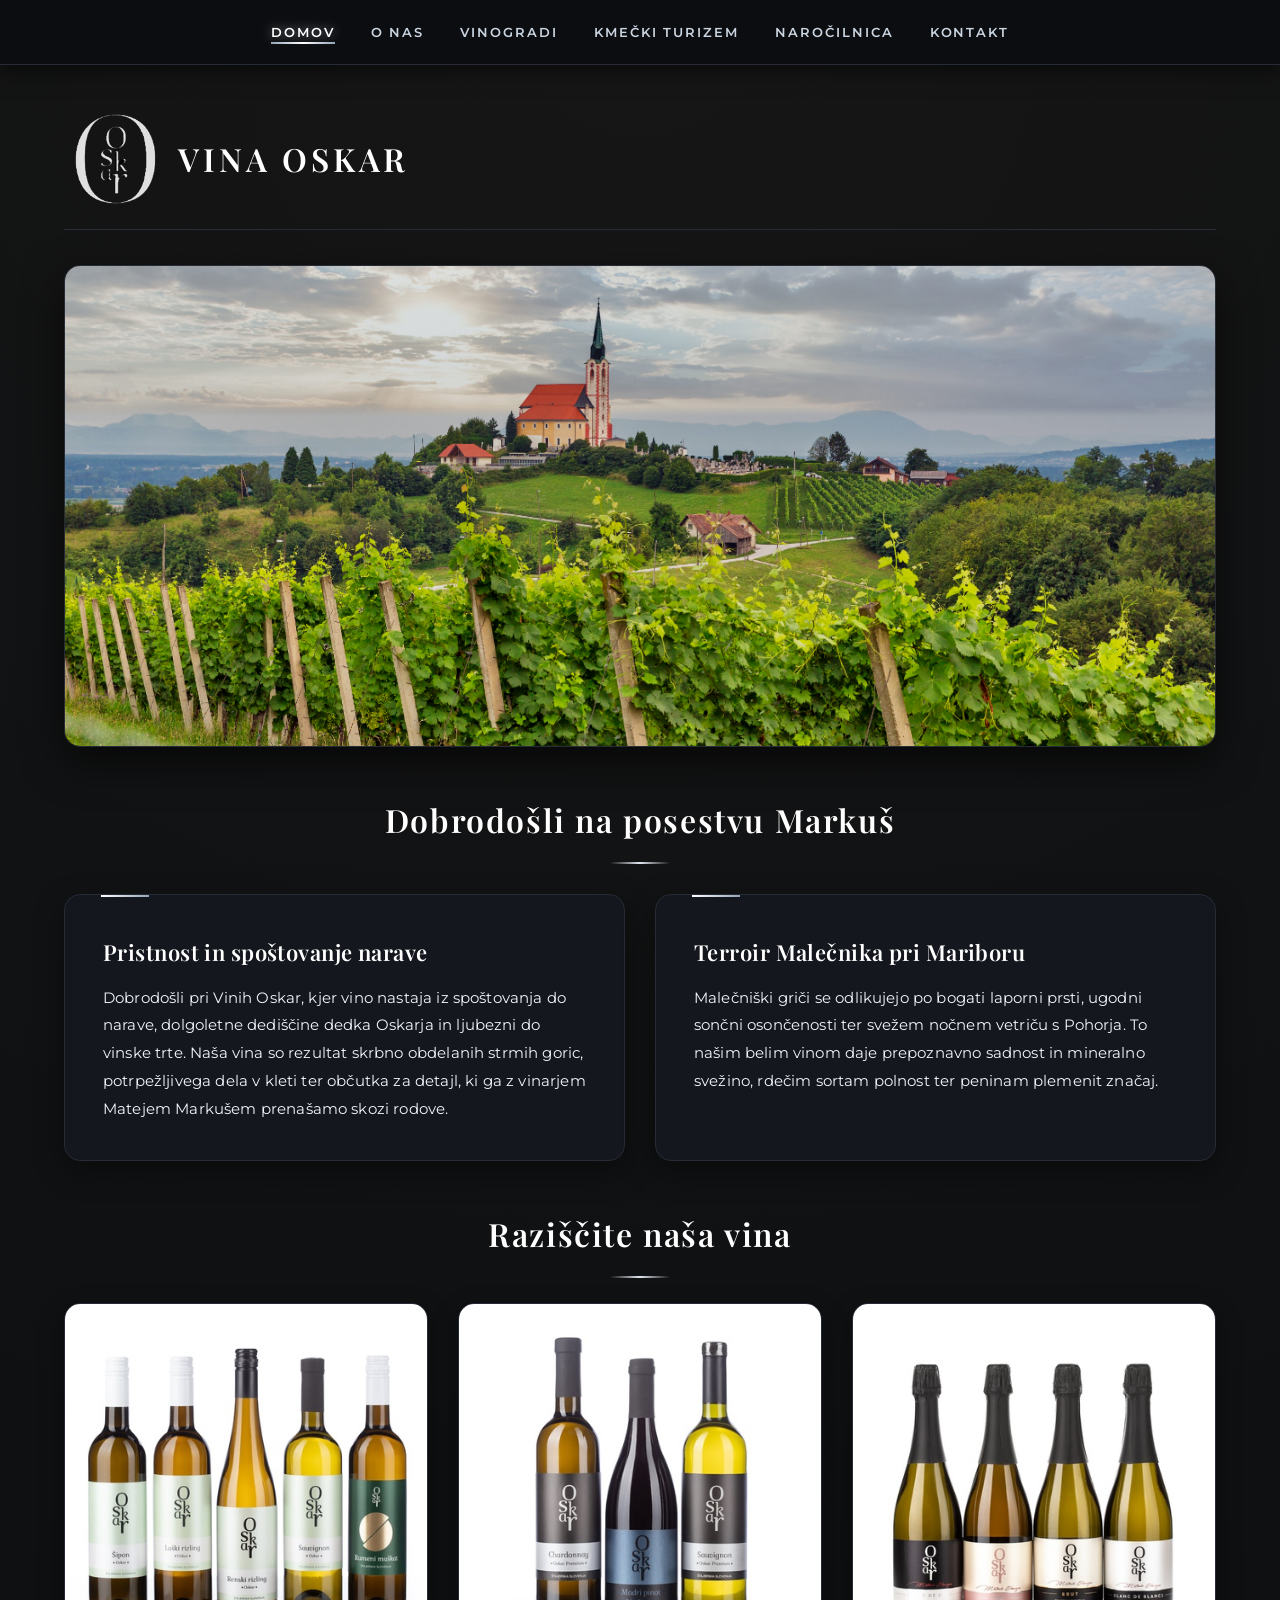
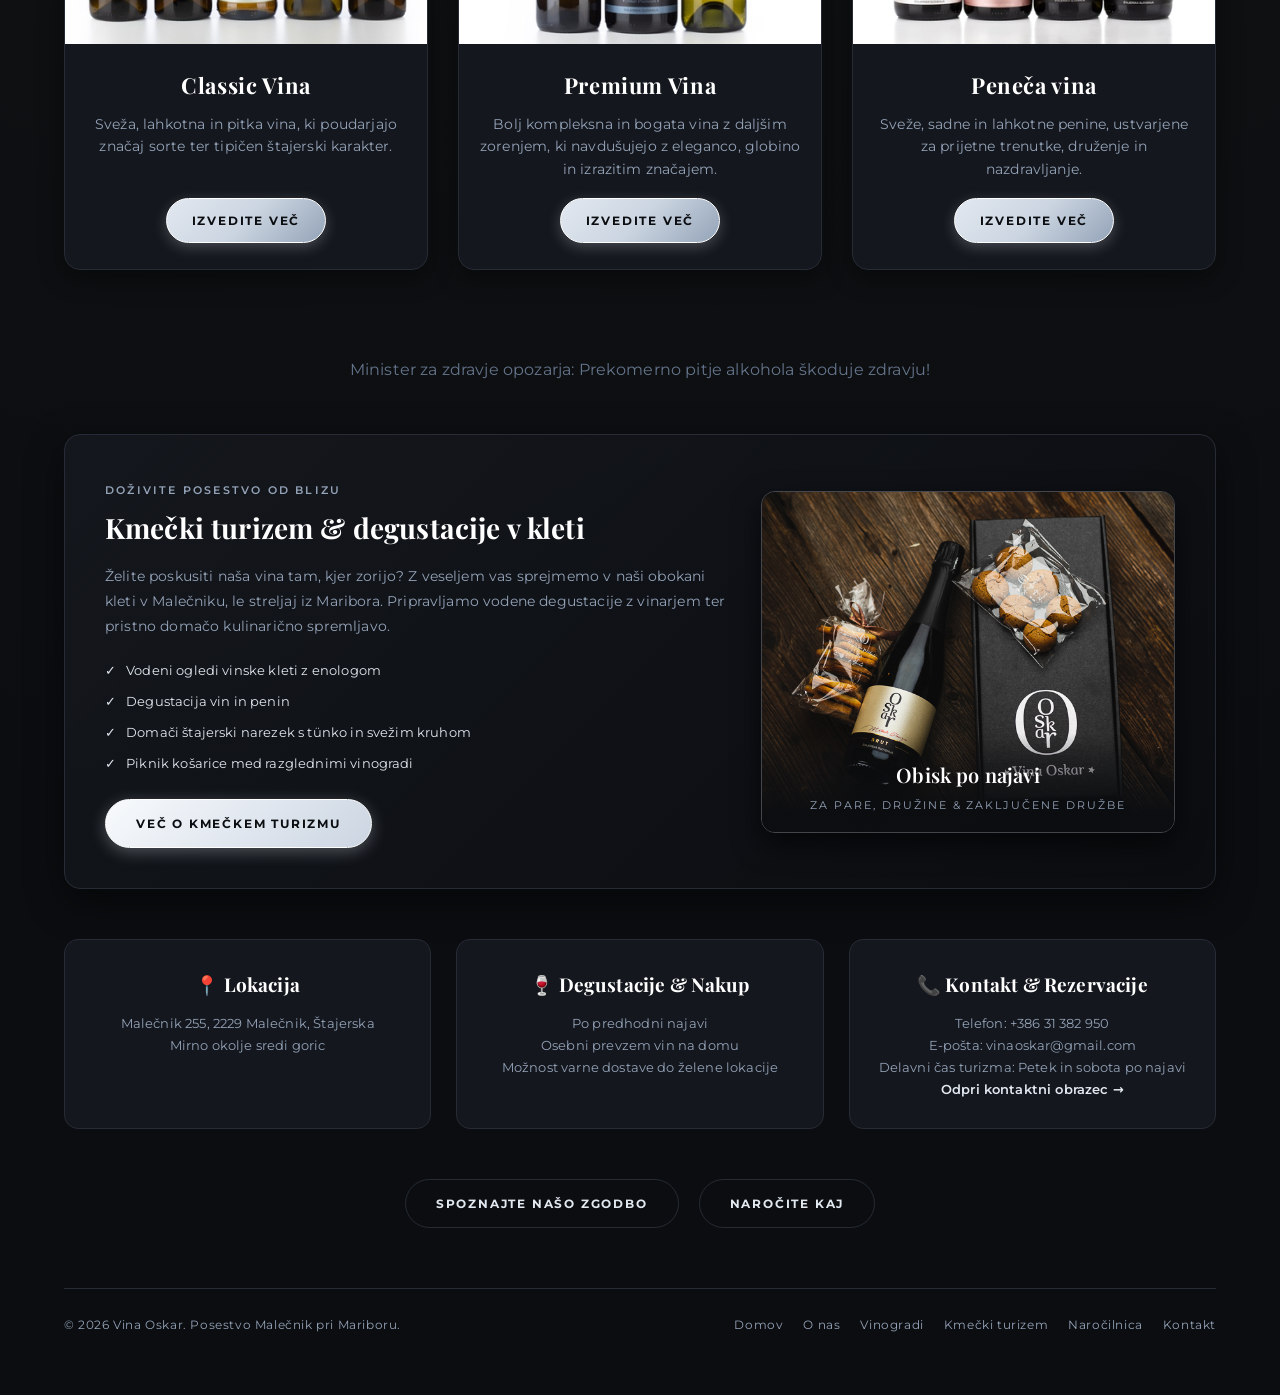
<file: index.html>
<!DOCTYPE html>
<html lang="sl">
<head>
  <meta charset="UTF-8">
  <meta name="viewport" content="width=device-width, initial-scale=1.0">
  <meta name="author" content="Jakob Markuš">
  <meta name="description" content="Spletna stran za Vina Oskar - Začetna stran.">
  <title>Vina Oskar</title>

  <!-- Ikona na zavihku -->
  <link rel="icon" href="images/oskar_title.png">

  <!-- Enoten stilski list v črno-srebrnem slogu -->
  <link rel="stylesheet" href="style.css">

  <meta http-equiv="Content-Security-Policy" content="
    default-src 'self';
    script-src 'self';
    style-src 'self';
    font-src 'self';
    img-src 'self' data:;
    connect-src 'self';
    object-src 'none';
    base-uri 'self';
    form-action 'self';
  ">

</head>

<body>

  <!-- Meni -->
  <nav class="navbar">
    <ul class="nav-links">
      <li><a href="index.html" class="active">Domov</a></li>
      <li><a href="o_nas.html">O nas</a></li>
      <li><a href="vinogradi.html">Vinogradi</a></li>
      <li><a href="kmecki_turizem.html">Kmečki turizem</a></li>
      <li><a href="narocilnica.html">Naročilnica</a></li>
      <li><a href="kontakt.html">Kontakt</a></li>
    </ul>
  </nav>

  <div class="container">

    <!-- Glava strani -->
    <header>
      <div class="brand">
        <img src="images/oskar_beli_logo.png" alt="Oskar beli logo">
        <h1>Vina Oskar</h1>
      </div>
      <div class="header-subtitle">
      </div>
    </header>

    <!-- HERO SEKCIJA -->
    <section class="hero">
      <div class="hero-overlay"></div>
      <img src="images/kje_se_nahajamo.jpg" alt="Vino Vina Oskar Malečnik">
    </section>

    <!-- NASLOV DOBRODOŠLICE -->
    <section class="intro-heading">
      <h2>Dobrodošli na posestvu Markuš</h2>
      <div class="gold-divider"></div>
    </section>

    <!-- DVA STOLPCA: ZGODBA IN TERROIR -->
    <section class="two-columns">
      <div class="box">
        <strong>Pristnost in spoštovanje narave</strong>
        <p>
          Dobrodošli pri Vinih Oskar, kjer vino nastaja iz spoštovanja do narave, dolgoletne dediščine dedka Oskarja in ljubezni do vinske trte. Naša vina so rezultat skrbno obdelanih strmih goric, potrpežljivega dela v kleti ter občutka za detajl, ki ga z vinarjem Matejem Markušem prenašamo skozi rodove.
        </p>
      </div>

      <div class="box">
        <strong>Terroir Malečnika pri Mariboru</strong>
        <p>
          Malečniški griči se odlikujejo po bogati laporni prsti, ugodni sončni osončenosti ter svežem nočnem vetriču s Pohorja. To našim belim vinom daje prepoznavno sadnost in mineralno svežino, rdečim sortam polnost ter peninam plemenit značaj.
        </p>
      </div>
    </section>

    <!-- VINSKE KARTICE -->
    <section class="intro-heading">
      <h2>Raziščite naša vina</h2>
      <div class="gold-divider"></div>
    </section>

    <!-- Classic -->
    <section class="cards">
      <div class="card">
        <div class="card-img-wrapper">
          <img src="images/classic_skup.jpg" alt="Bela vina Oskar">
        </div>
        <h3>Classic Vina</h3>
        <p>Sveža, lahkotna in pitka vina, ki poudarjajo značaj sorte ter tipičen štajerski karakter.</p>
        <a href="classic_vina.html">Izvedite Več</a>
      </div>

      <!-- Premium -->
      <div class="card">
        <div class="card-img-wrapper">
          <img src="images/premium_skup.jpg" alt="Rdeča vina Oskar">
        </div>
        <h3>Premium Vina</h3>
        <p>Bolj kompleksna in bogata vina z daljšim zorenjem, ki navdušujejo z eleganco, globino in izrazitim značajem.</p>
        <a href="premium_vina.html">Izvedite Več</a>
      </div>

      <!-- Peneče -->
      <div class="card">
        <div class="card-img-wrapper">
          <img src="images/vse_penine.jpg" alt="Penine Oskar">
        </div>
        <h3>Peneča vina</h3>
        <p>Sveže, sadne in lahkotne penine, ustvarjene za prijetne trenutke, druženje in nazdravljanje.</p>
        <a href="peneca_vina.html">Izvedite Več</a>
      </div>
    </section>
    <div class="opozorilo">
      <p>Minister za zdravje opozarja: Prekomerno pitje alkohola škoduje zdravju!</p>
    </div>
    
    <!-- 2. PREDSTAVITEV DOŽIVETIJ IN KMEČKEGA TURIZMA -->
    <section class="feature-banner">
      <div>
        <span class="feature-eyebrow">Doživite posestvo od blizu</span>
        <h3>Kmečki turizem & degustacije v kleti</h3>
        <p>
          Želite poskusiti naša vina tam, kjer zorijo? Z veseljem vas sprejmemo v naši obokani kleti v Malečniku, le streljaj iz Maribora. Pripravljamo vodene degustacije z vinarjem ter pristno domačo kulinarično spremljavo.
        </p>
        <ul class="feature-highlights">
          <li>Vodeni ogledi vinske kleti z enologom</li>
          <li>Degustacija vin in penin</li>
          <li>Domači štajerski narezek s tünko in svežim kruhom</li>
          <li>Piknik košarice med razglednimi vinogradi</li>
        </ul>
        <a href="kmecki_turizem.html" class="btn-primary">Več o kmečkem turizmu</a>
      </div>

      <div class="winemaker-image-wrapper">
        <img src="images/penina_piskotki.jpg" alt="Doživetje v kleti Vina Oskar" class="winemaker-photo winemaker-photo--short">
        <div class="winemaker-badge">
          <span>Obisk po najavi</span>
          <small>Za pare, družine & zaključene družbe</small>
        </div>
      </div>
    </section>

    <!-- 3. HITRE INFORMACIJE ZA OBISKOVALCE -->
    <section class="quick-info-grid">
      <div class="info-box">
        <h4>📍 Lokacija</h4>
        <p>Malečnik 255, 2229 Malečnik, Štajerska<br>Mirno okolje sredi goric</p>
      </div>

      <div class="info-box">
        <h4>🍷 Degustacije & Nakup</h4>
        <p>Po predhodni najavi<br>Osebni prevzem vin na domu<br>Možnost varne dostave do želene lokacije</p>
      </div>

      <div class="info-box">
        <h4>📞 Kontakt & Rezervacije</h4>
        <p>Telefon: +386 31 382 950<br>
           E-pošta: vinaoskar@gmail.com<br>
           Delavni čas turizma: Petek in sobota po najavi<br>
           <a href="kontakt.html" class="info-link">Odpri kontaktni obrazec →</a></p>
      </div>
    </section>

    <!-- CTA VRSTICA -->
    <div class="cta-row">
      <a href="o_nas.html" class="btn-secondary">Spoznajte našo zgodbo</a>
      <a href="narocilnica.html" class="btn-secondary">Naročite kaj</a>
    </div>

    <!-- NOGA STRANI -->
    <footer>
      <p>© 2026 Vina Oskar. Posestvo Malečnik pri Mariboru.</p>
      <div class="footer-links">
        <a href="index.html">Domov</a>
        <a href="o_nas.html">O nas</a>
        <a href="vinogradi.html">Vinogradi</a>
        <a href="kmecki_turizem.html">Kmečki turizem</a>
        <a href="narocilnica.html">Naročilnica</a>
        <a href="kontakt.html">Kontakt</a>
      </div>
    </footer>

  </div>

</body>
</html>
</file>
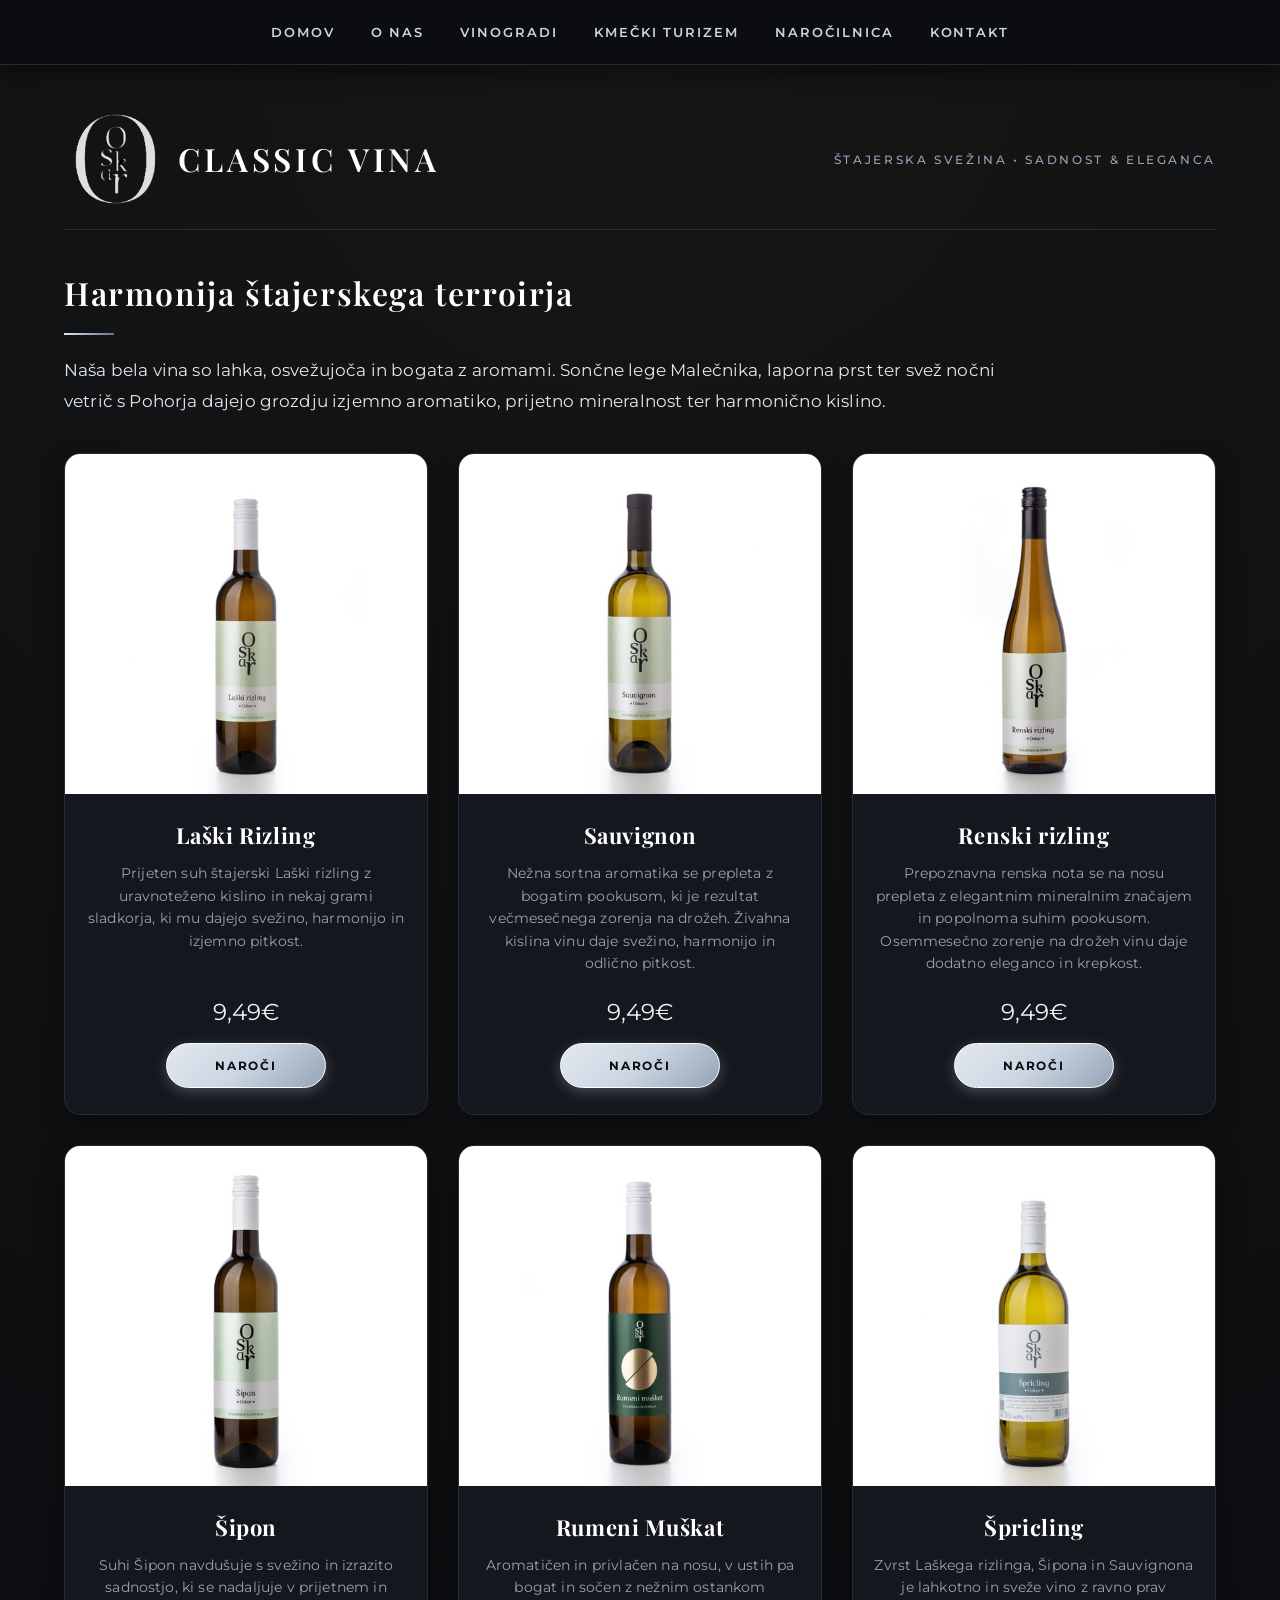
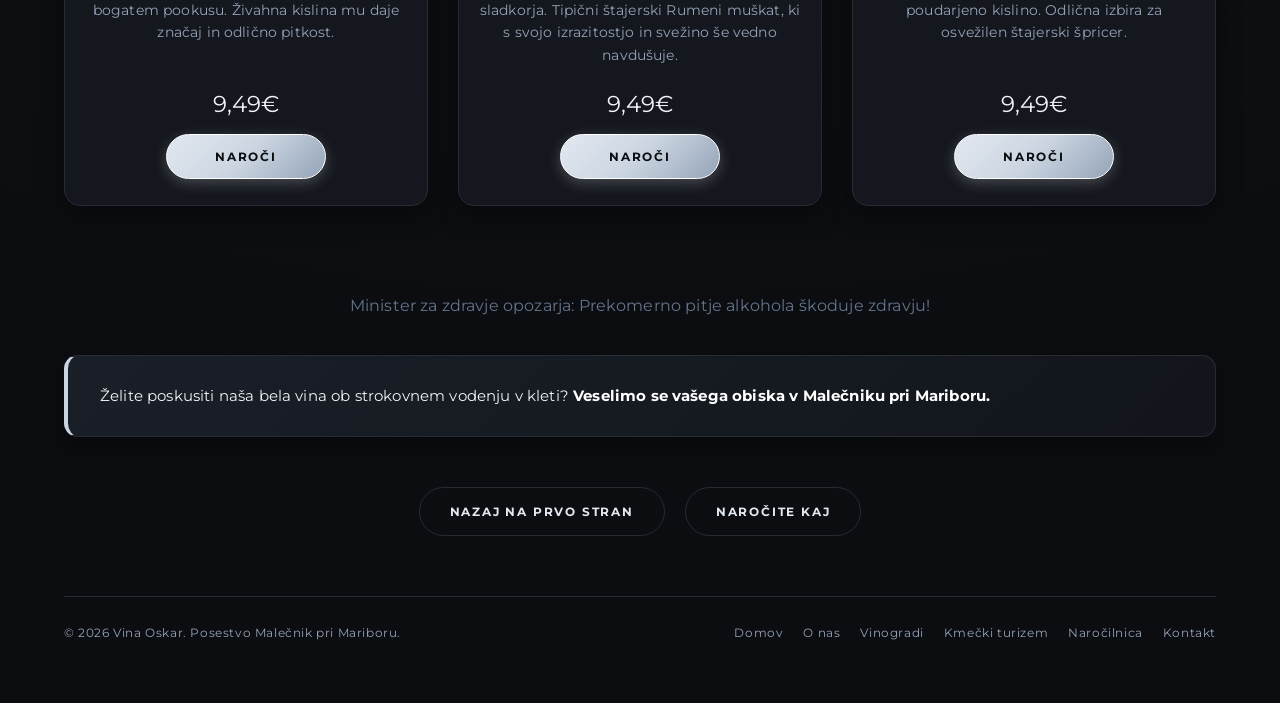
<file: classic_vina.html>
<!DOCTYPE html>
<html lang="sl">
<head>
  <meta charset="UTF-8">
  <meta name="viewport" content="width=device-width, initial-scale=1.0">
  <meta name="author" content="Jakob Markuš">
  <meta name="description" content="Spletna stran za Vina Oskar. - Naša Classic Vina">
  
  <title>Classic vina — Vina Oskar</title>

  <!-- Ikona na zavihku -->
  <link rel="icon" href="images/oskar_title.png">

  <!-- Enoten stilski list -->
  <link rel="stylesheet" href="style.css">

  <meta http-equiv="Content-Security-Policy" content="
    default-src 'self';
    script-src 'self';
    style-src 'self' https://fonts.googleapis.com;
    font-src 'self' https://fonts.gstatic.com;
    img-src 'self' data:;
    connect-src 'self';
    object-src 'none';
    base-uri 'self';
    form-action 'self';
  ">

</head>

<body>

  <!-- FIKSNA ZGORNJA NAVIGACIJA -->
  <nav class="navbar">
    <ul class="nav-links">
      <li><a href="index.html">Domov</a></li>
      <li><a href="o_nas.html">O nas</a></li>
      <li><a href="vinogradi.html">Vinogradi</a></li>
      <li><a href="kmecki_turizem.html">Kmečki Turizem</a></li>
      <li><a href="narocilnica.html">Naročilnica</a></li>
      <li><a href="kontakt.html">Kontakt</a></li>
    </ul>
  </nav>

  <div class="container">

    <!-- GLAVA STRANI -->
    <header>
      <div class="brand">
        <img src="images/oskar_beli_logo.png" alt="oskar beli logo">
        <h1>Classic Vina</h1>
      </div>
      <div class="header-subtitle">
        <span>Štajerska svežina • Sadnost & Eleganca</span>
      </div>
    </header>

    <!-- UVOD V BELA VINA -->
    <section class="about-intro">
      <h2 class="section-title">Harmonija štajerskega terroirja</h2>
      <div class="gold-divider-left"></div>
      <p class="story-lead">
        Naša bela vina so lahka, osvežujoča in bogata z aromami. Sončne lege Malečnika, laporna prst ter svež nočni vetrič s Pohorja dajejo grozdju izjemno aromatiko, prijetno mineralnost ter harmonično kislino.
      </p>
    </section>

    <!-- KARTICE BELIH VIN -->
    <section class="cards">

      <!-- Laški Rizling -->
      <div class="card">
        <div class="card-img-wrapper">
          <img src="images/laski_rizling.jpg" alt="Laški Rizling Vina Oskar">
        </div>
        <h3>Laški Rizling</h3>
        <p>Prijeten suh štajerski Laški rizling z uravnoteženo kislino in nekaj grami sladkorja, ki mu dajejo svežino, harmonijo in izjemno pitkost.</p>
        <span class="price">9,49€</span>
        <a href="narocilnica.html">Naroči</a>
      </div>

      <!-- Sauvignon -->
      <div class="card">
        <div class="card-img-wrapper">
          <img src="images/sauvignon.jpg" alt="Sauvignon Blanc Vina Oskar">
        </div>
        <h3>Sauvignon</h3>
        <p>Nežna sortna aromatika se prepleta z bogatim pookusom, ki je rezultat večmesečnega zorenja na drožeh. Živahna kislina vinu daje svežino, harmonijo in odlično pitkost.</p>
        <span class="price">9,49€</span>
        <a href="narocilnica.html">Naroči</a>
      </div>

      <!-- Renski rizling -->
      <div class="card">
        <div class="card-img-wrapper">
          <img src="images/renski_rizling.jpg" alt="Renski rizling Vina Oskar">
        </div>
        <h3>Renski rizling</h3>
        <p>Prepoznavna renska nota se na nosu prepleta z elegantnim mineralnim značajem in popolnoma suhim pookusom. Osemmesečno zorenje na drožeh vinu daje dodatno eleganco in krepkost.</p>
        <span class="price">9,49€ </span>
        <a href="narocilnica.html">Naroči</a>
      </div>

      <!-- Šipon -->
      <div class="card">
        <div class="card-img-wrapper">
          <img src="images/Sipon.jpg" alt="Šipon Vina Oskar">
        </div>
        <h3>Šipon</h3>
        <p>Suhi Šipon navdušuje s svežino in izrazito sadnostjo, ki se nadaljuje v prijetnem in bogatem pookusu. Živahna kislina mu daje značaj in odlično pitkost.</p>
        <span class="price">9,49€</span>
        <a href="narocilnica.html">Naroči</a>
      </div>

      <!-- Rumeni Muškat-->
      <div class="card">
        <div class="card-img-wrapper">
          <img src="images/rumeni_muskat.jpg" alt="Rumeni Muškat Vina Oskar">
        </div>
        <h3>Rumeni Muškat</h3>
        <p>Aromatičen in privlačen na nosu, v ustih pa bogat in sočen z nežnim ostankom sladkorja. Tipični štajerski Rumeni muškat, ki s svojo izrazitostjo in svežino še vedno navdušuje.</p>
        <span class="price">9,49€</span>
        <a href="narocilnica.html">Naroči</a>
      </div>

      <div class="card">
        <div class="card-img-wrapper">
          <img src="images/Spricling.jpg" alt="Špricling Vina Oskar">
        </div>
        <h3>Špricling</h3>
        <p>Zvrst Laškega rizlinga, Šipona in Sauvignona je lahkotno in sveže vino z ravno prav poudarjeno kislino. Odlična izbira za osvežilen štajerski špricer.</p>
        <span class="price">9,49€</span>
        <a href="narocilnica.html">Naroči</a>
      </div>

    </section>

    <div class="opozorilo">
      <p>Minister za zdravje opozarja: Prekomerno pitje alkohola škoduje zdravju!</p>
    </div>

    <!-- HITRI POZIV K DEGUSTACIJI -->
    <section class="visit-banner">
      <p>
        Želite poskusiti naša bela vina ob strokovnem vodenju v kleti? 
        <strong>Veselimo se vašega obiska v Malečniku pri Mariboru.</strong>
      </p>
    </section>

    <!-- CTA VRSTICA -->
    <div class="cta-row">
      <a href="index.html" class="btn-secondary">Nazaj na prvo stran</a>
      <a href="narocilnica.html" class="btn-secondary">Naročite kaj</a>
    </div>

    <!-- NOGA STRANI -->
    <footer>
      <p>© 2026 Vina Oskar. Posestvo Malečnik pri Mariboru.</p>
      <div class="footer-links">
        <a href="index.html">Domov</a>
        <a href="o_nas.html">O nas</a>
        <a href="vinogradi.html">Vinogradi</a>
        <a href="kmecki_turizem.html">Kmečki turizem</a>
        <a href="narocilnica.html">Naročilnica</a>
        <a href="kontakt.html">Kontakt</a>
      </div>
    </footer>

  </div>

</body>
</html>
</file>
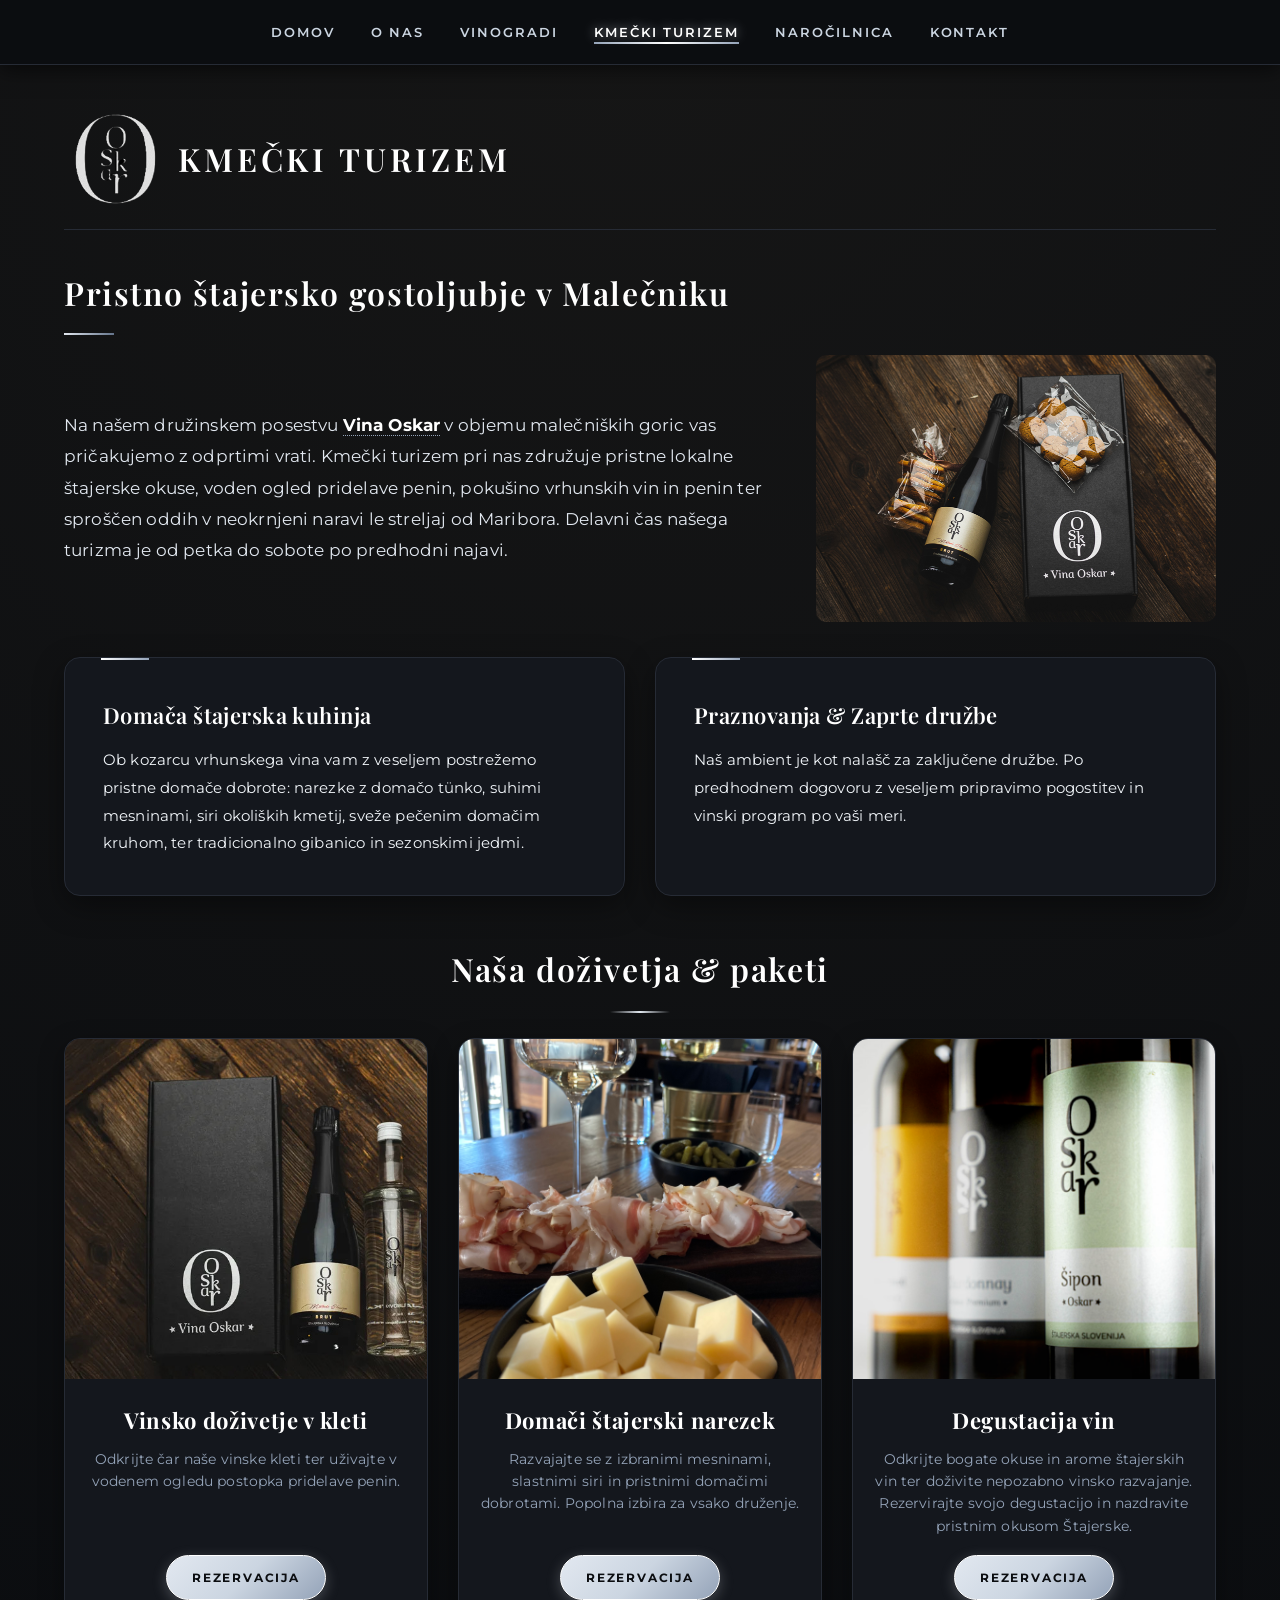
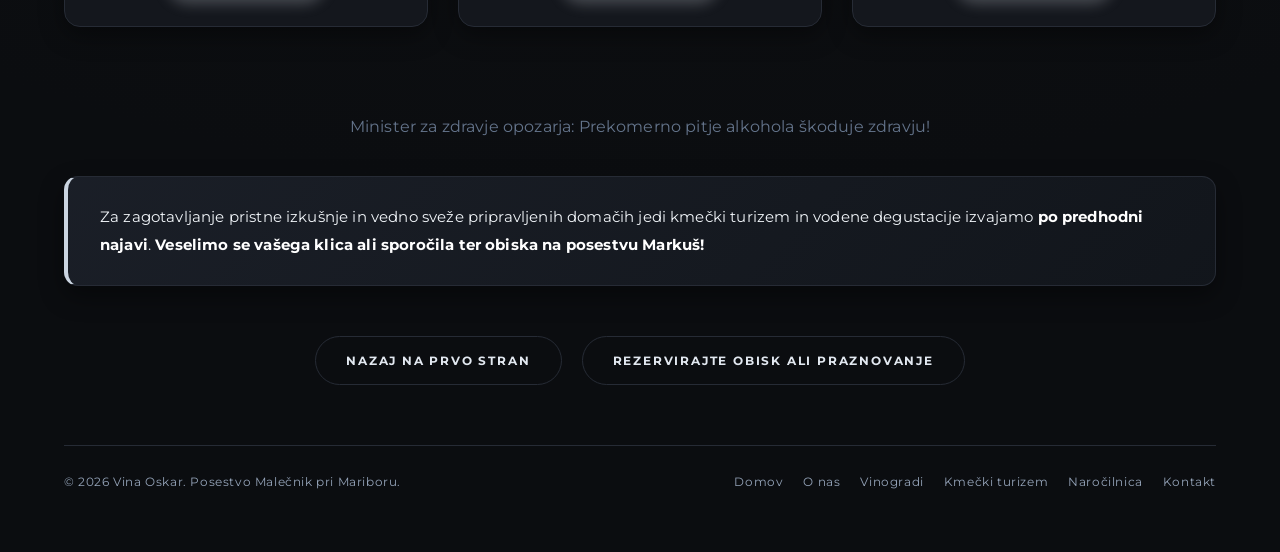
<file: kmecki_turizem.html>
<!DOCTYPE html>
<html lang="sl">
<head>
  <meta charset="UTF-8">
  <meta name="viewport" content="width=device-width, initial-scale=1.0">
  <meta name="author" content="Jakob Markuš">
  <meta name="description" content="Spletna stran za Vina Oskar. - Nekaj o našem kmečkem turizmu">
  
  <title>Kmečki turizem — Vina Oskar</title>

  <!-- Ikona na zavihku -->
  <link rel="icon" href="images/oskar_title.png">

  <!-- Enoten stilski list -->
  <link rel="stylesheet" href="style.css">

  <meta http-equiv="Content-Security-Policy" content="
    default-src 'self';
    script-src 'self';
    style-src 'self';
    font-src 'self';
    img-src 'self' data:;
    connect-src 'self';
    object-src 'none';
    base-uri 'self';
    form-action 'self';
  ">

</head>

<body>

  <!-- FIKSNA ZGORNJA NAVIGACIJA -->
  <nav class="navbar">
    <ul class="nav-links">
      <li><a href="index.html">Domov</a></li>
      <li><a href="o_nas.html">O nas</a></li>
      <li><a href="vinogradi.html">Vinogradi</a></li>
      <li><a href="kmecki_turizem.html" class="active">Kmečki turizem</a></li>
      <li><a href="narocilnica.html">Naročilnica</a></li>
      <li><a href="kontakt.html">Kontakt</a></li>
    </ul>
  </nav>

  <div class="container">

    <!-- GLAVA STRANI -->
    <header>
      <div class="brand">
        <img src="images/oskar_beli_logo.png" alt="oskar beli logo">
        <h1>Kmečki turizem</h1>
      </div>
    </header>

    <!-- UVOD V KMEČKI TURIZEM -->
    <section class="about-intro">
      <h2 class="section-title">Pristno štajersko gostoljubje v Malečniku</h2>
      <div class="gold-divider-left"></div>

      <div class="intro-content">
        <p class="story-lead">
          Na našem družinskem posestvu <strong>Vina Oskar</strong> v objemu
          malečniških goric vas pričakujemo z odprtimi vrati. Kmečki turizem pri
          nas združuje pristne lokalne štajerske okuse, voden ogled pridelave penin,
          pokušino vrhunskih vin in penin ter sproščen oddih v neokrnjeni naravi
          le streljaj od Maribora. Delavni čas našega turizma je od petka do sobote
          po predhodni najavi.
        </p>

        <img src="images/penina_piskotki.jpg" alt="Penina in Piškotki">
      </div>
    </section>

    <!-- DVA STOLPCA: KULINARIKA IN PROSTOR ZA ZAPRTE DRUŽBE -->
    <section class="two-columns">
      <div class="box">
        <strong>Domača štajerska kuhinja</strong>
        <p>
          Ob kozarcu vrhunskega vina vam z veseljem postrežemo pristne domače dobrote: narezke z domačo tünko, suhimi mesninami, siri okoliških kmetij, sveže pečenim domačim kruhom, ter tradicionalno gibanico in sezonskimi jedmi.
        </p>
      </div>

      <div class="box">
        <strong>Praznovanja & Zaprte družbe</strong>
        <p>
          Naš ambient je kot nalašč za zaključene družbe. Po predhodnem dogovoru z veseljem pripravimo pogostitev in vinski program po vaši meri.
        </p>
      </div>
    </section>

    <!-- KARTICE PAKETOV IN DOŽIVETIJ -->
    <section class="intro-heading">
      <h2>Naša doživetja & paketi</h2>
      <div class="gold-divider"></div>
    </section>

    <section class="cards">

      <!-- Paket 1: Degustacija v kleti -->
      <div class="card">
        <div class="card-img-wrapper">
          <img src="images/zacetna_slika.jpg" alt="Vinsko doživetje v kleti Vina Oskar">
        </div>
        <h3>Vinsko doživetje v kleti</h3>
        <p>Odkrijte čar naše vinske kleti ter uživajte v vodenem ogledu postopka pridelave penin.</p>
        <a href="kontakt.html">Rezervacija</a>
      </div>

      <!-- Paket 2: Domači štajerski narezek -->
      <div class="card">
        <div class="card-img-wrapper">
          <img src="images/narezek_2.jpg" alt="Domači štajerski narezek Vina Oskar">
        </div>
        <h3>Domači štajerski narezek</h3>
        <p>Razvajajte se z izbranimi mesninami, slastnimi siri in pristnimi domačimi dobrotami. Popolna izbira za vsako druženje.</p>
        <a href="kontakt.html">Rezervacija</a>
      </div>

      <!-- Paket 3: Degustacija vin -->
      <div class="card">
        <div class="card-img-wrapper">
          <img src="images/steklenice.jpg" alt="Piknik med vinogradi Vina Oskar">
        </div>
        <h3>Degustacija vin</h3>
        <p>Odkrijte bogate okuse in arome štajerskih vin ter doživite nepozabno vinsko razvajanje. Rezervirajte svojo degustacijo in nazdravite pristnim okusom Štajerske.</p>
        <a href="kontakt.html">Rezervacija</a>
      </div>

    </section>

    <div class="opozorilo">
      <p>Minister za zdravje opozarja: Prekomerno pitje alkohola škoduje zdravju!</p>
    </div>

    <!-- HITRI POZIV K REZERVACIJI IN PREDHODNA NAJAVA -->
    <section class="visit-banner">
      <p>
        Za zagotavljanje pristne izkušnje in vedno sveže pripravljenih domačih jedi kmečki turizem in vodene degustacije izvajamo <strong>po predhodni najavi</strong>. 
        <strong>Veselimo se vašega klica ali sporočila ter obiska na posestvu Markuš!</strong>
      </p>
    </section>

    <!-- CTA GUMBA -->
    <div class="cta-row">
      <a href="index.html" class="btn-secondary">Nazaj na prvo stran</a>
      <a href="kontakt.html" class="btn-secondary">Rezervirajte obisk ali praznovanje</a>
    </div>

    <!-- NOGA STRANI -->
    <footer>
      <p>© 2026 Vina Oskar. Posestvo Malečnik pri Mariboru.</p>
      <div class="footer-links">
        <a href="index.html">Domov</a>
        <a href="o_nas.html">O nas</a>
        <a href="vinogradi.html">Vinogradi</a>
        <a href="kmecki_turizem.html">Kmečki turizem</a>
        <a href="narocilnica.html">Naročilnica</a>
        <a href="kontakt.html">Kontakt</a>
      </div>
    </footer>

  </div>

</body>
</html>
</file>
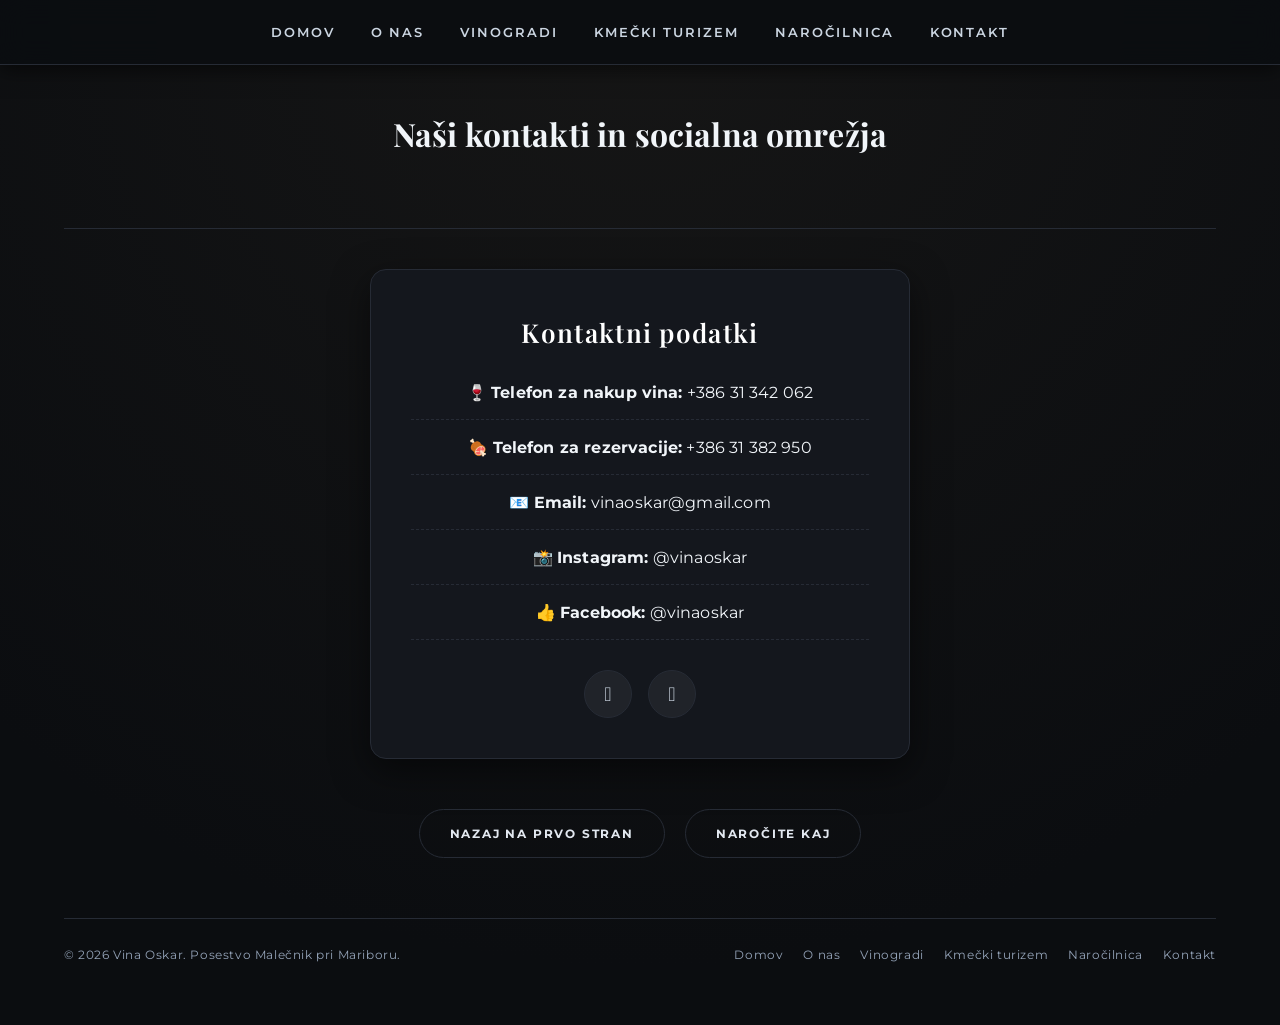
<file: kontakt.html>
<!DOCTYPE html>
<html lang="sl">
<head>
  <meta charset="UTF-8">
  <meta name="viewport" content="width=device-width, initial-scale=1.0">
  <meta name="author" content="Jakob Markuš">
  <meta name="description" content="Spletna stran za Vina Oskar. - Naš kontakt">
  
  <title>Kontakti — Vina Oskar</title>

  <link rel="icon" href="images/oskar_title.png">

  <link rel="stylesheet" href="style.css">

  <link rel="stylesheet"
  href="https://cdnjs.cloudflare.com/ajax/libs/font-awesome/6.5.1/css/all.min.css"
  integrity="sha512-DTOQO9RWCH3ppGqcWaEA1BIZOC6xxalwEsw9c2QQeAIftl+Vegovlnee1c9QX4TctnWMn13TZye+giMm8e2LwA=="
  crossorigin="anonymous" referrerpolicy="no-referrer">

  <meta http-equiv="Content-Security-Policy" content="
    default-src 'self';
    script-src 'self';
    style-src 'self';
    font-src 'self';
    img-src 'self' data:;
    connect-src 'self';
    object-src 'none';
    base-uri 'self';
    form-action 'self';
  ">

</head>

<body>

<div class="kontaktni_naslov">
  <h1 class="contact-title">Naši kontakti in socialna omrežja</h1>
</div>

<div class="container">

  <main class="content">

    <header>
      
      <nav class="navbar">
        <ul class="nav-links">
          <li><a href="index.html">Domov</a></li>
          <li><a href="o_nas.html">O nas</a></li>
          <li><a href="vinogradi.html">Vinogradi</a></li>
          <li><a href="kmecki_turizem.html">Kmečki Turizem</a></li>
          <li><a href="narocilnica.html">Naročilnica</a></li>
          <li><a href="kontakt.html">Kontakt</a></li>
        </ul>
      </nav>
    </header>

    <div class="contact-card">
      <h2>Kontaktni podatki</h2>

      <p>🍷 <strong>Telefon za nakup vina:</strong> +386 31 342 062</p>

      <p>🍖 <strong>Telefon za rezervacije:</strong> +386 31 382 950</p>

      <p>📧 <strong>Email:</strong> vinaoskar@gmail.com</p>

      <p>📸 <strong>Instagram:</strong> @vinaoskar</p>

      <p>👍 <strong>Facebook:</strong> @vinaoskar</p>

      <div class="socials">
        <a href="https://instagram.com/vinaoskar" target="_blank" rel="noopener noreferrer" aria-label="Vina Oskar na Instagramu">
          <i class="fab fa-instagram" aria-hidden="true"></i>
        </a>
        <a href="https://facebook.com/vinaoskar" target="_blank" rel="noopener noreferrer" aria-label="Vina Oskar na Facebooku">
          <i class="fab fa-facebook" aria-hidden="true"></i>
        </a>
      </div>
    </div>

  </main>

  <div class="cta-row">
      <a href="index.html" class="btn-secondary">Nazaj na prvo stran</a>
      <a href="narocilnica.html" class="btn-secondary">Naročite kaj</a>
    </div>

    <footer>
      <p>© 2026 Vina Oskar. Posestvo Malečnik pri Mariboru.</p>
      <div class="footer-links">
        <a href="index.html">Domov</a>
        <a href="o_nas.html">O nas</a>
        <a href="vinogradi.html">Vinogradi</a>
        <a href="kmecki_turizem.html">Kmečki turizem</a>
        <a href="narocilnica.html">Naročilnica</a>
        <a href="kontakt.html">Kontakt</a>
      </div>
    </footer>

</div>

</body>
</html>
</file>
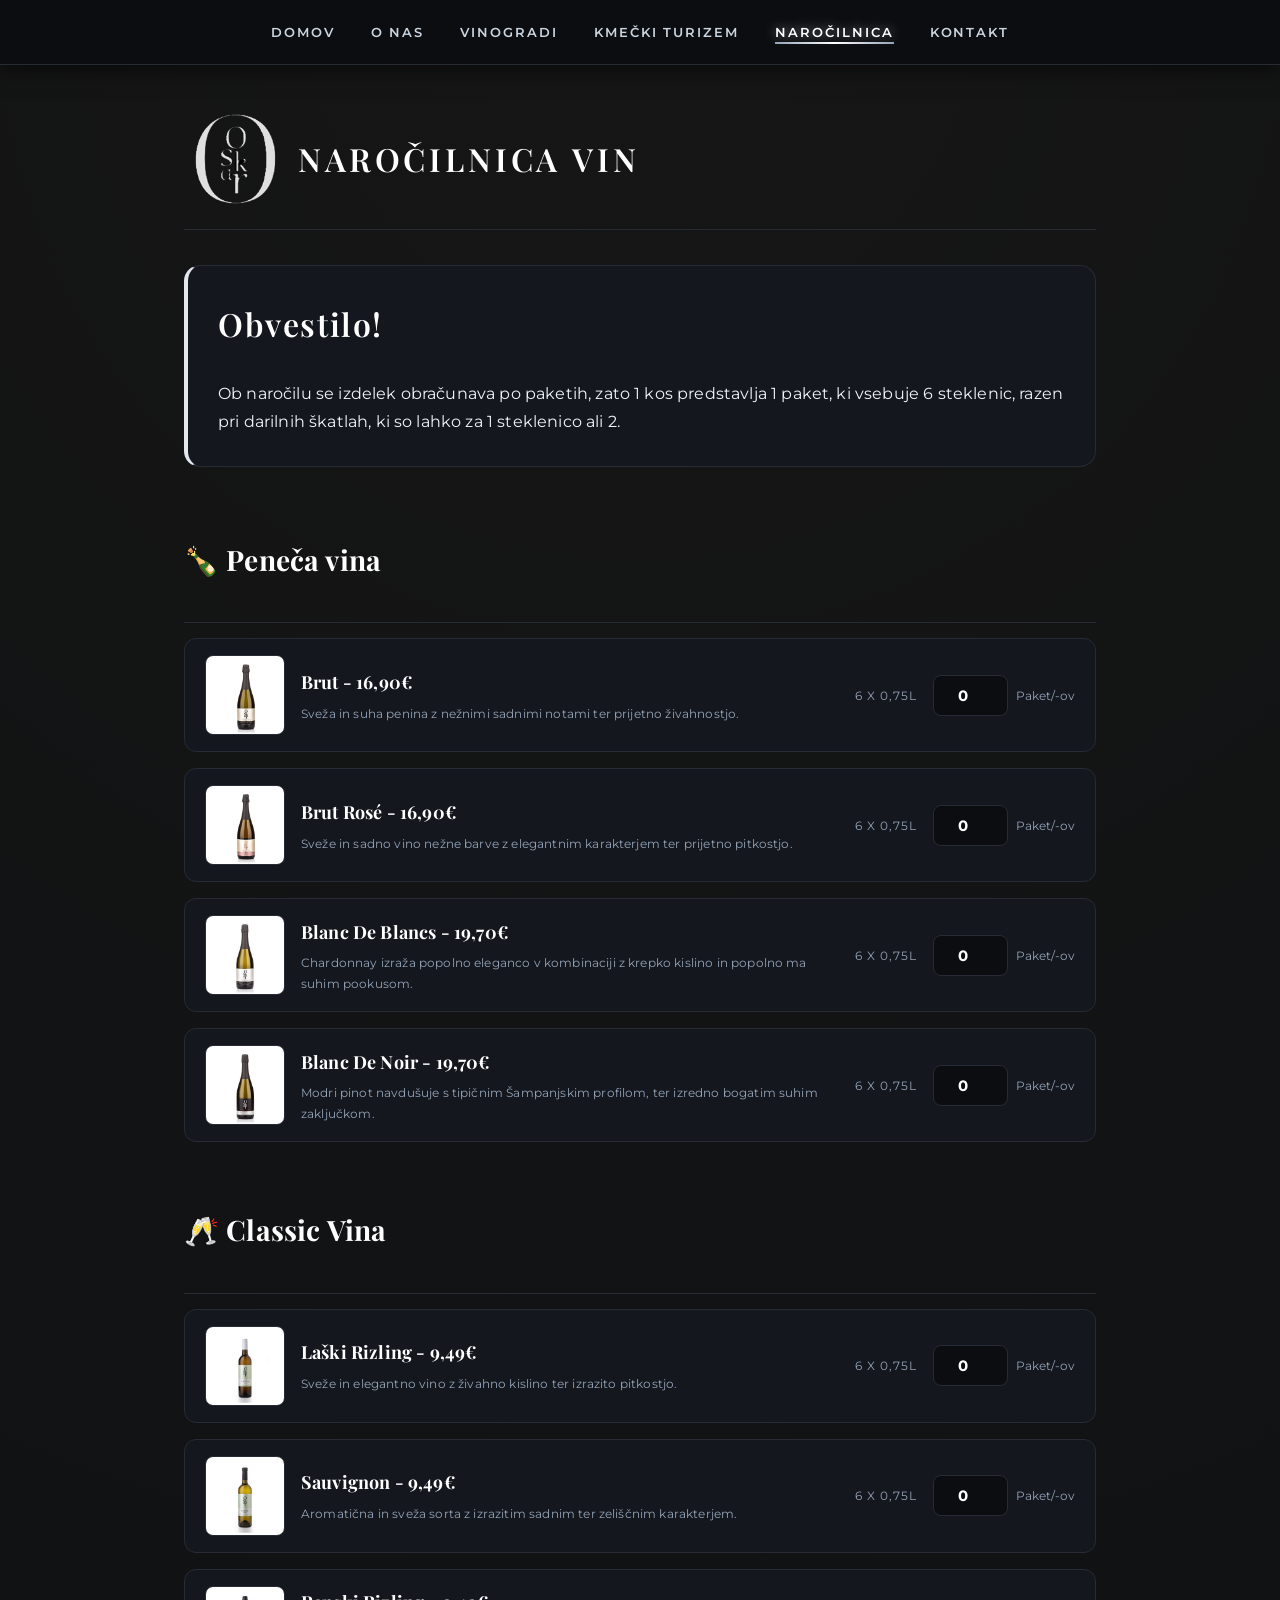
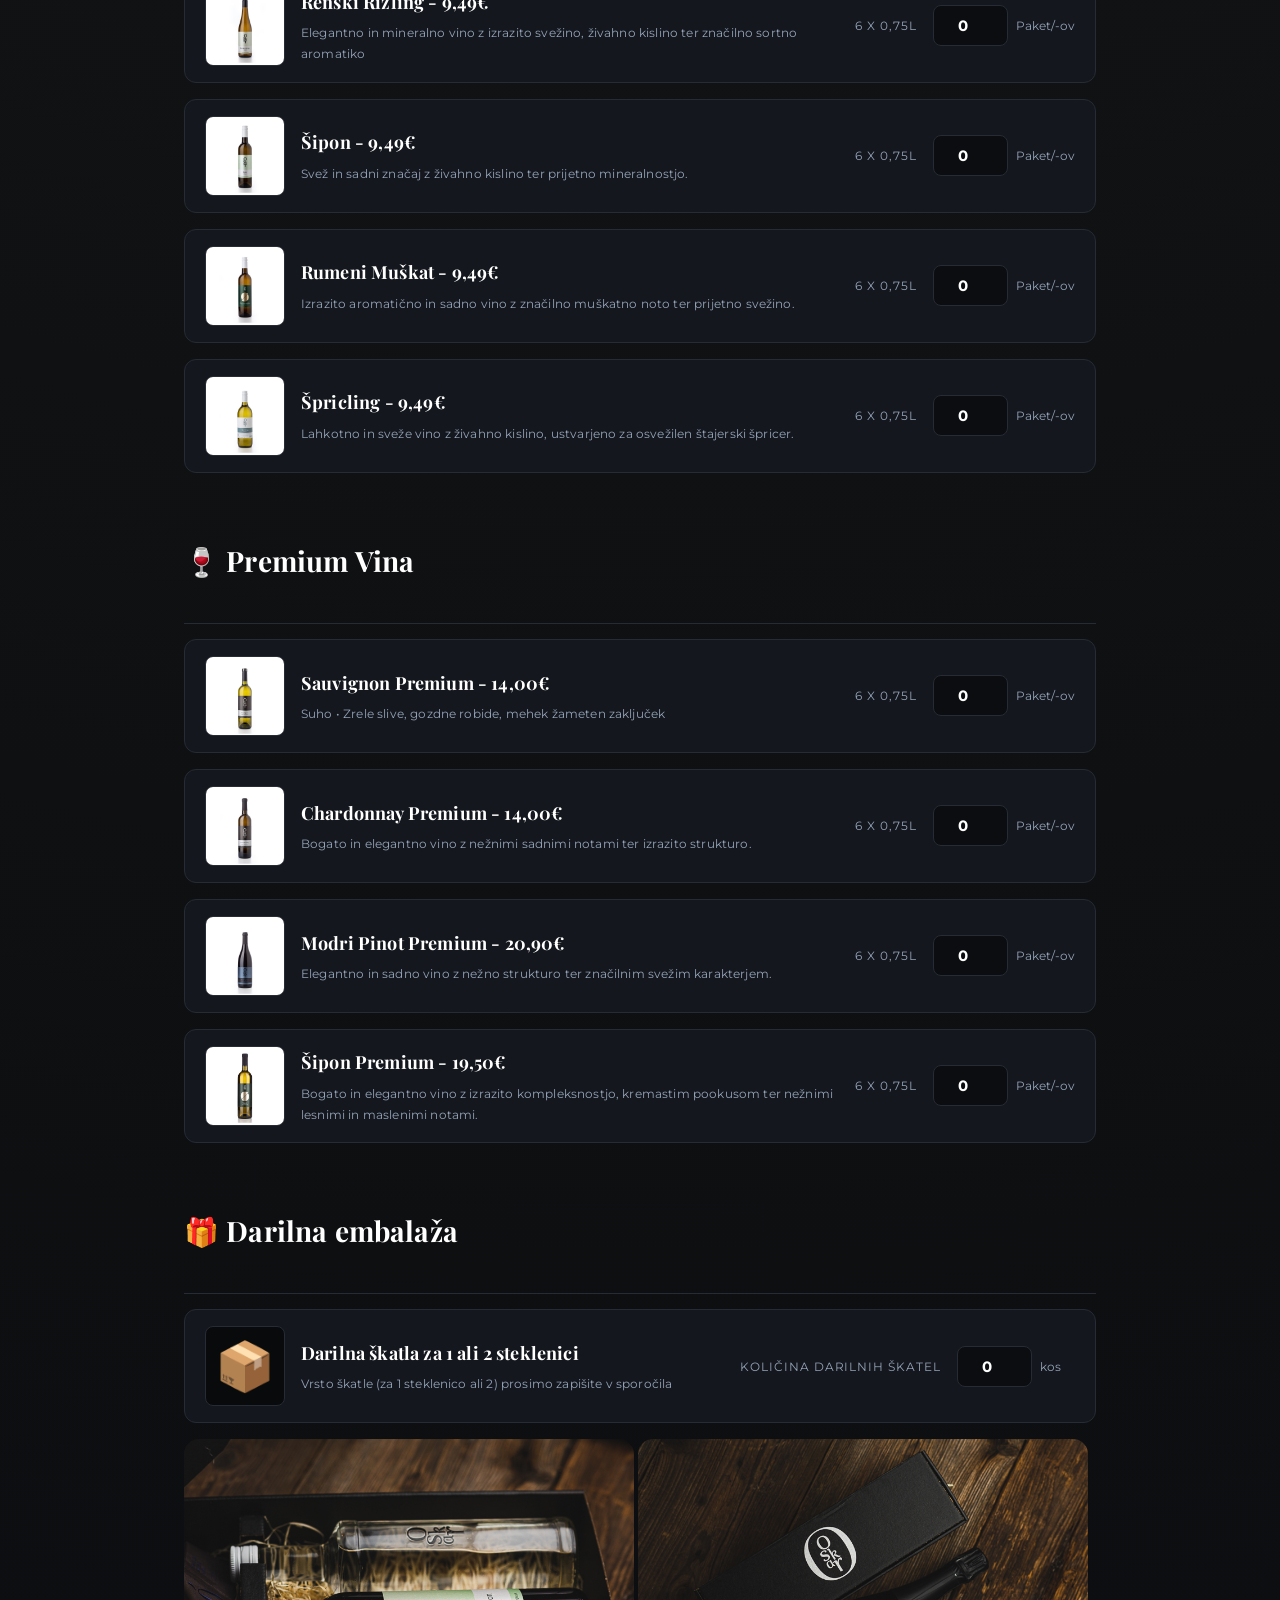
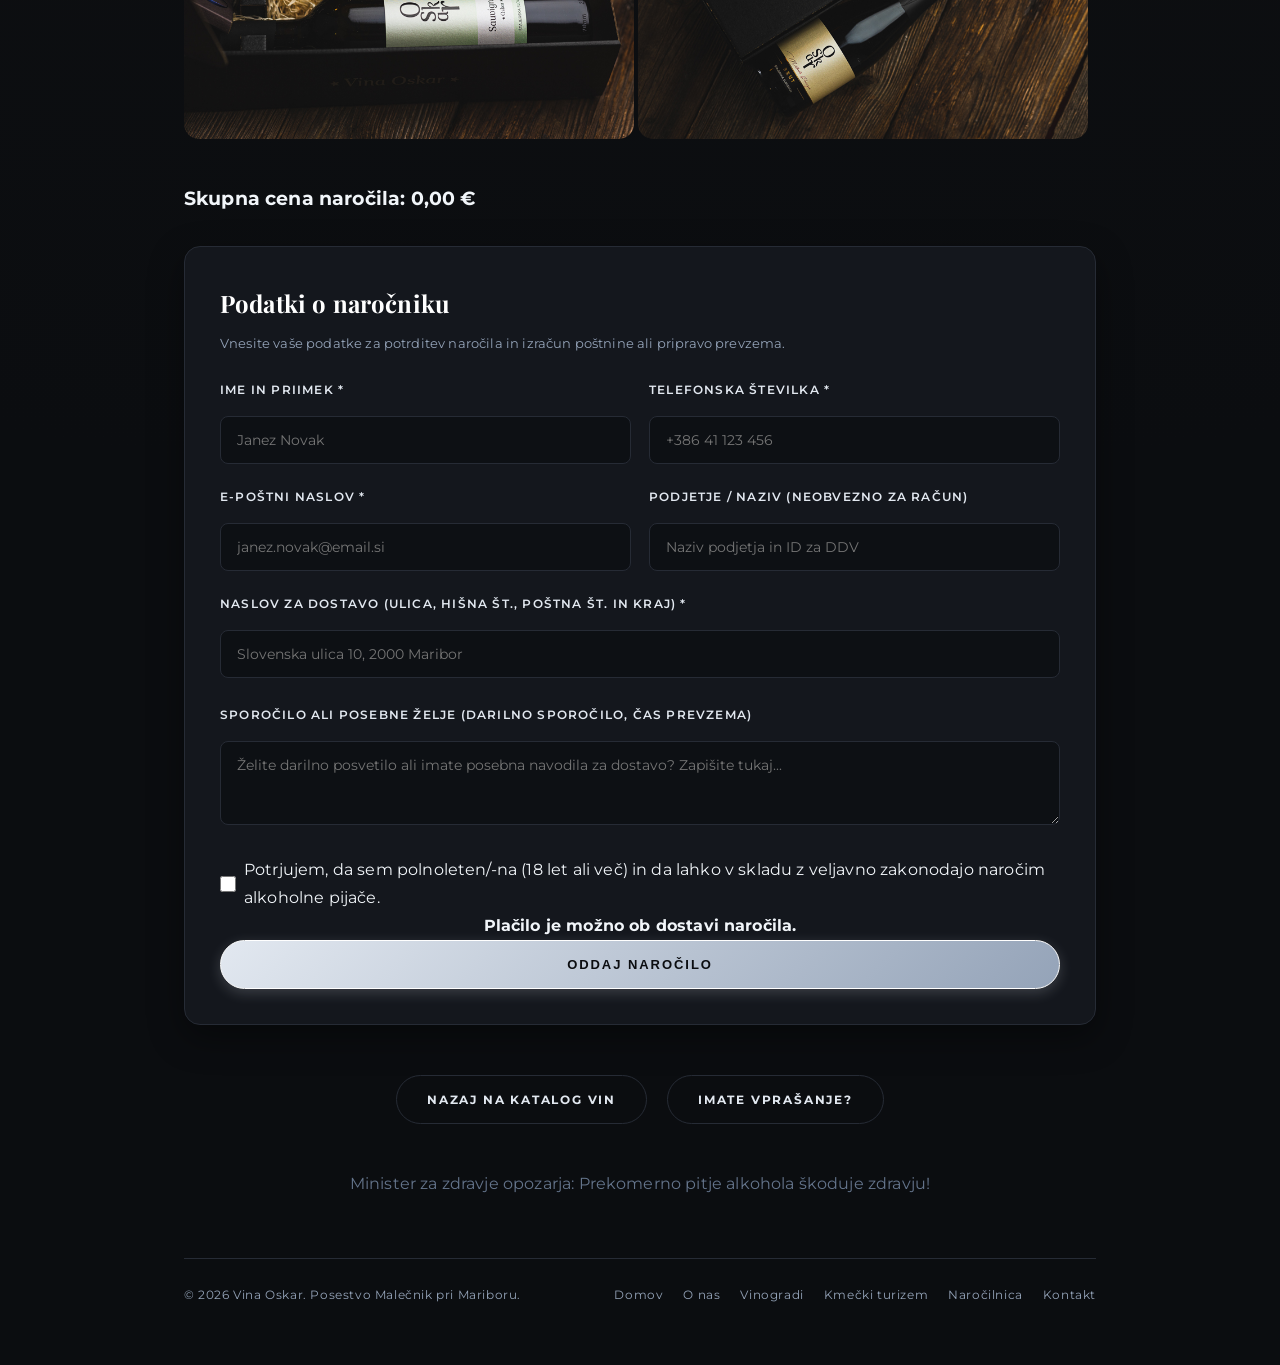
<file: narocilnica.html>
<!DOCTYPE html>
<html lang="sl">
<head>
  <meta charset="UTF-8">
  <meta name="viewport" content="width=device-width, initial-scale=1.0">
  <meta name="author" content="Jakob Markuš">
  <meta name="description" content="Spletna stran za Vina Oskar. - Prostor kjer lahko naročate naše izdelke">

  <title>Naročilnica vin — Vina Oskar</title>

  <!-- Ikona na zavihku -->
  <link rel="icon" href="images/oskar_title.png">

  <!-- Enoten stilski list v črno-srebrnem slogu -->
  <link rel="stylesheet" href="style.css">
  
  <meta http-equiv="Content-Security-Policy" content="
    default-src 'self';
    script-src 'self' https://www.google.com/recaptcha/ https://www.gstatic.com/recaptcha/;
    style-src 'self';
    font-src 'self';
    img-src 'self' data:;
    frame-src https://www.google.com/recaptcha/ https://recaptcha.google.com/recaptcha/;
    connect-src 'self';
    object-src 'none';
    base-uri 'self';
    form-action https://formsubmit.app;
  ">

</head>

<body>

  <!-- FIKSNA ZGORNJA NAVIGACIJA -->
  <nav class="navbar">
    <ul class="nav-links">
      <li><a href="index.html">Domov</a></li>
      <li><a href="o_nas.html">O nas</a></li>
      <li><a href="vinogradi.html">Vinogradi</a></li>
      <li><a href="kmecki_turizem.html">Kmečki turizem</a></li>
      <li><a href="narocilnica.html" class="active">Naročilnica</a></li>
      <li><a href="kontakt.html">Kontakt</a></li>
    </ul>
  </nav>

  <div class="container order-container">

    <!-- GLAVA STRANI -->
    <header>
      <div class="brand">
        <img src="images/oskar_beli_logo.png" alt="beli logo">
        <h1>Naročilnica vin</h1>
      </div>
    </header>

    <!-- UVODNO OBVESTILO -->
    <section class="order-intro-card">
      <p>
        <h2>Obvestilo!</h2><br>
        Ob naročilu se izdelek obračunava po paketih, zato 1 kos predstavlja 1 paket, ki vsebuje 6 steklenic, razen pri darilnih škatlah, ki so lahko za 1 steklenico ali 2.
      </p>
    </section>

    <!-- OBRAZEC NAROČILNICE -->
    <form 
      action="https://formsubmit.app/f/ycdtxqyp3a" method="POST">
      
      <input type="hidden" name="_subject" value="Novo naročilo Vina Oskar">
      <input type="hidden" name="_template" value="Naročilo">
      <input type="hidden" name="Povzetek naročila" id="povzetek_email">
      <input type="hidden" name="Skupna cena (informativno, izracunal brskalnik)" id="skupna_cena_email">      
      <input type="text" name="_honey" class="hp-field" tabindex="-1" autocomplete="off">


      <!-- SKLOP 1: PENEČA VINA -->
      <div class="order-section-title">
        <h3>🍾 Peneča vina</h3>
      </div>

      <div class="wine-order-grid">

        <!-- Brut Penina -->
        <div class="wine-order-row">
          <div class="wine-order-info">
            <img src="images/brut.jpg" alt="Brut Penina" class="wine-thumb">
            <div class="wine-name-desc">
              <h4>Brut - 16,90€</h4>
              <p>Sveža in suha penina z nežnimi sadnimi notami ter prijetno živahnostjo.</p>
            </div>
          </div>
          <div class="wine-order-controls">
            <span class="wine-packaging">6 X 0,75l</span>
            <div class="qty-input-wrapper">
              <input type="number" name="Brut" min="0" max="120" value="0" placeholder="0" data-cena="16.90">
              <span class="qty-unit">Paket/-ov</span>
            </div>
          </div>
        </div>

        <!-- Brut Rosé Penina -->
        <div class="wine-order-row">
          <div class="wine-order-info">
            <img src="images/rose.jpg" alt="Brut Rose Penina" class="wine-thumb">
            <div class="wine-name-desc">
              <h4>Brut Rosé - 16,90€</h4>
              <p>Sveže in sadno vino nežne barve z elegantnim karakterjem ter prijetno pitkostjo.</p>
            </div>
          </div>
          <div class="wine-order-controls">
            <span class="wine-packaging">6 x 0,75l</span>
            <div class="qty-input-wrapper">
              <input type="number" name="Rose" min="0" max="120" value="0" placeholder="0"  data-cena="16.90">
              <span class="qty-unit">Paket/-ov</span>
            </div>
          </div>
        </div>

        <!--Blanc De Blancs-->
        <div class="wine-order-row">
          <div class="wine-order-info">
            <img src="images/blanc_de_blancs.jpg" alt="Blanc de blanc Penina" class="wine-thumb">
            <div class="wine-name-desc">
              <h4>Blanc De Blancs - 19,70€</h4>
              <p>Chardonnay izraža popolno eleganco v kombinaciji z krepko kislino in popolno ma suhim pookusom.</p>
            </div>
          </div>
          <div class="wine-order-controls">
            <span class="wine-packaging">6 x 0,75l</span>
            <div class="qty-input-wrapper">
              <input type="number" name="Blanc_De_Blancs" min="0" max="120" value="0" placeholder="0" data-cena="19.70">
              <span class="qty-unit">Paket/-ov</span>
            </div>
          </div>
        </div>

        <!--Blanc De Noir-->
        <div class="wine-order-row">
          <div class="wine-order-info">
            <img src="images/blanc_de_noir.jpg" alt="Blanc De Noir" class="wine-thumb">
            <div class="wine-name-desc">
              <h4>Blanc De Noir - 19,70€</h4>
              <p>Modri pinot navdušuje s tipičnim Šampanjskim profilom, ter izredno bogatim suhim zaključkom.</p>
            </div>
          </div>
          <div class="wine-order-controls">
            <span class="wine-packaging">6 x 0,75l</span>
            <div class="qty-input-wrapper">
              <input type="number" name="Blanc_De_Noir" min="0" max="120" value="0" placeholder="0" data-cena="19.70">
              <span class="qty-unit">Paket/-ov</span>
            </div>
          </div>
        </div>

      </div>

      <!-- SKLOP 2: CLASSIC VINA -->
      <div class="order-section-title">
        <h3>🥂 Classic Vina</h3>
      </div>

      <div class="wine-order-grid">

        <!-- Laški Rizling -->
        <div class="wine-order-row">
          <div class="wine-order-info">
            <img src="images/laski_rizling.jpg" alt="Laški Rizling" class="wine-thumb">
            <div class="wine-name-desc">
              <h4>Laški Rizling - 9,49€</h4>
              <p>Sveže in elegantno vino z živahno kislino ter izrazito pitkostjo.</p>
            </div>
          </div>
          <div class="wine-order-controls">
            <span class="wine-packaging">6 x 0,75l</span>
            <div class="qty-input-wrapper">
              <input type="number" name="Laški rizling" min="0" max="120" value="0" placeholder="0" data-cena="9.49">
              <span class="qty-unit">Paket/-ov</span>
            </div>
          </div>
        </div>

        <!-- Sauvignon -->
        <div class="wine-order-row">
          <div class="wine-order-info">
            <img src="images/sauvignon.jpg" alt="Sauvignon" class="wine-thumb">
            <div class="wine-name-desc">
              <h4>Sauvignon - 9,49€</h4>
              <p>Aromatična in sveža sorta z izrazitim sadnim ter zeliščnim karakterjem.</p>
            </div>
          </div>
          <div class="wine-order-controls">
            <span class="wine-packaging">6 x 0,75l</span>
            <div class="qty-input-wrapper">
              <input type="number" name="Sauvignon" min="0" max="120" value="0" placeholder="0" data-cena="9.49">
              <span class="qty-unit">Paket/-ov</span>
            </div>
          </div>
        </div>

        <!-- Renski rizling -->
        <div class="wine-order-row">
          <div class="wine-order-info">
            <img src="images/renski_rizling.jpg" alt="Renski rizling" class="wine-thumb">
            <div class="wine-name-desc">
              <h4>Renski Rizling - 9,49€</h4>
              <p>Elegantno in mineralno vino z izrazito svežino, živahno kislino ter značilno sortno aromatiko</p>
            </div>
          </div>
          <div class="wine-order-controls">
            <span class="wine-packaging">6 x 0,75l</span>
            <div class="qty-input-wrapper">
              <input type="number" name="Renski_Rizling" min="0" max="120" value="0" placeholder="0" data-cena="9.49">
              <span class="qty-unit">Paket/-ov</span>
            </div>
          </div>
        </div>

        <!--Šipon-->
        <div class="wine-order-row">
          <div class="wine-order-info">
            <img src="images/Sipon.jpg" alt="Šipon" class="wine-thumb">
            <div class="wine-name-desc">
              <h4>Šipon - 9,49€</h4>
              <p>Svež in sadni značaj z živahno kislino ter prijetno mineralnostjo.</p>
            </div>
          </div>
          <div class="wine-order-controls">
            <span class="wine-packaging">6 x 0,75l</span>
            <div class="qty-input-wrapper">
              <input type="number" name="Šipon" min="0" max="120" value="0" placeholder="0" data-cena="9.49">
              <span class="qty-unit">Paket/-ov</span>
            </div>
          </div>
        </div>

        <!--Rumeni Muškat-->
        <div class="wine-order-row">
          <div class="wine-order-info">
            <img src="images/rumeni_muskat.jpg" alt="Rumeni Muškat" class="wine-thumb">
            <div class="wine-name-desc">
              <h4>Rumeni Muškat - 9,49€</h4>
              <p>Izrazito aromatično in sadno vino z značilno muškatno noto ter prijetno svežino.</p>
            </div>
          </div>
          <div class="wine-order-controls">
            <span class="wine-packaging">6 x 0,75l</span>
            <div class="qty-input-wrapper">
              <input type="number" name="Rumeni_Muškat" min="0" max="120" value="0" placeholder="0" data-cena="9.49">
              <span class="qty-unit">Paket/-ov</span>
            </div>
          </div>
        </div>

        <!-- Špricling -->
        <div class="wine-order-row">
          <div class="wine-order-info">
            <img src="images/Spricling.jpg" alt="Rumeni Muškat" class="wine-thumb">
            <div class="wine-name-desc">
              <h4>Špricling - 9,49€</h4>
              <p>Lahkotno in sveže vino z živahno kislino, ustvarjeno za osvežilen štajerski špricer.</p>
            </div>
          </div>
          <div class="wine-order-controls">
            <span class="wine-packaging">6 x 0,75l</span>
            <div class="qty-input-wrapper">
              <input type="number" name="Špricling" min="0" max="120" value="0" placeholder="0" data-cena="9.49">
              <span class="qty-unit">Paket/-ov</span>
            </div>
          </div>
        </div>

      </div>

      <!-- SKLOP 3: RDEČA VINA -->
      <div class="order-section-title">
        <h3>🍷 Premium Vina</h3>
      </div>

      <div class="wine-order-grid">

        <!-- Sauvignon Premium -->
        <div class="wine-order-row">
          <div class="wine-order-info">
            <img src="images/sauvignon_prem.jpg" alt="Sauvignon Premium" class="wine-thumb">
            <div class="wine-name-desc">
              <h4>Sauvignon Premium - 14,00€</h4>
              <p>Suho • Zrele slive, gozdne robide, mehek žameten zaključek</p>
            </div>
          </div>
          <div class="wine-order-controls">
            <span class="wine-packaging">6 x 0,75l</span>
            <div class="qty-input-wrapper">
              <input type="number" name="Sauvignon_Premium" min="0" max="120" value="0" placeholder="0" data-cena="14.00">
              <span class="qty-unit">Paket/-ov</span>
            </div>
          </div>
        </div>

        <!-- Chardonnay Premium-->
        <div class="wine-order-row">
          <div class="wine-order-info">
            <img src="images/chardonnay_prem.jpg" alt="Chardonnay Premium" class="wine-thumb">
            <div class="wine-name-desc">
              <h4>Chardonnay Premium - 14,00€</h4>
              <p>Bogato in elegantno vino z nežnimi sadnimi notami ter izrazito strukturo.</p>
            </div>
          </div>
          <div class="wine-order-controls">
            <span class="wine-packaging">6 x 0,75l</span>
            <div class="qty-input-wrapper">
              <input type="number" name="Chardonay_Premium" min="0" max="120" value="0" placeholder="0" data-cena="14.00">
              <span class="qty-unit">Paket/-ov</span>
            </div>
          </div>
        </div>

        <!-- Modri Pinot Premium -->
        <div class="wine-order-row">
          <div class="wine-order-info">
            <img src="images/modri_pinot_prem.jpg" alt="Modri Pinot Premium" class="wine-thumb">
            <div class="wine-name-desc">
              <h4>Modri Pinot Premium - 20,90€</h4>
              <p>Elegantno in sadno vino z nežno strukturo ter značilnim svežim karakterjem.</p>
            </div>
          </div>
          <div class="wine-order-controls">
            <span class="wine-packaging">6 x 0,75l</span>
            <div class="qty-input-wrapper">
              <input type="number" name="Modri_pinot" min="0" max="120" value="0" placeholder="0" data-cena="20.90">
              <span class="qty-unit">Paket/-ov</span>
            </div>
          </div>
        </div>

        <!-- Šipon Premium -->
        <div class="wine-order-row">
          <div class="wine-order-info">
            <img src="images/Sipon_premium.jpg" alt="Rumeni Muškat" class="wine-thumb">
            <div class="wine-name-desc">
              <h4>Šipon Premium - 19,50€</h4>
              <p>Bogato in elegantno vino z izrazito kompleksnostjo, kremastim pookusom ter nežnimi lesnimi in maslenimi notami.</p>
            </div>
          </div>
          <div class="wine-order-controls">
            <span class="wine-packaging">6 x 0,75l</span>
            <div class="qty-input-wrapper">
              <input type="number" name="Šipon_Premium" min="0" max="120" value="0" placeholder="0" data-cena="19.50">
              <span class="qty-unit">Paket/-ov</span>
            </div>
          </div>
        </div>

      </div>

      <!-- SKLOP 4: DARILNI PAKETI -->
      <div class="order-section-title">
        <h3>🎁 Darilna embalaža</h3>
      </div>

      <div class="wine-order-grid">
        <div class="wine-order-row">
          <div class="wine-order-info">
            <div class="wine-thumb wine-thumb-emoji">📦</div>
            <div class="wine-name-desc">
              <h4>Darilna škatla za 1 ali 2 steklenici</h4>
              <p>Vrsto škatle (za 1 steklenico ali 2) prosimo zapišite v sporočila</p>
            </div>
          </div>
          <div class="wine-order-controls">
            <span class="wine-packaging">količina darilnih škatel</span>
            <div class="qty-input-wrapper">
              <input type="number" name="Darilna_skatla" min="0" max="50" value="0" placeholder="0">
              <span class="qty-unit">kos</span>
            </div>
          </div>
        </div>
        <div class="slide">
          <img class="slika" src="images/darilna_skatla.jpg" alt="Darilna škatla za dve steklenici">
          <img class="slika" src="images/darilni_penina.jpg" alt="Darilna škatla za eno steklenico">
        </div>
      </div>

      <div class="order-total">
        <h3>Skupna cena naročila:
          <span id="skupaj">0,00€</span>
        </h3>
      </div>

      <!-- PODATKI O NAROČNIKU IN DOSTAVI -->
      <div class="customer-form-card">
        <h3 class="form-card-title">Podatki o naročniku</h3>
        <p class="form-card-text">Vnesite vaše podatke za potrditev naročila in izračun poštnine ali pripravo prevzema.</p>

        <div class="form-grid-2">
          <div class="form-group">
            <label for="ime">Ime in priimek *</label>
            <input type="text" id="ime" name="Ime" placeholder="Janez Novak" required>
          </div>
          <div class="form-group">
            <label for="telefon">Telefonska številka *</label>
            <input type="tel" id="telefon" name="Telefon" placeholder="+386 41 123 456" required>
          </div>
        </div>

        <div class="form-grid-2">
          <div class="form-group">
            <label for="email">E-poštni naslov *</label>
            <input type="email" id="email" name="email" placeholder="janez.novak@email.si" required>
          </div>
          <div class="form-group">
            <label for="podjetje">Podjetje / Naziv (neobvezno za račun)</label>
            <input type="text" id="podjetje" name="Podjetje" placeholder="Naziv podjetja in ID za DDV">
          </div>
        </div>

        <div class="form-group">
          <label for="naslov">Naslov za dostavo (Ulica, hišna št., poštna št. in kraj) *</label>
          <input type="text" id="naslov" name="Naslov" placeholder="Slovenska ulica 10, 2000 Maribor" required>
        </div>

        <!-- Opombe -->
        <div class="form-group order-notes">
          <label for="opombe">Sporočilo ali posebne želje (darilno sporočilo, čas prevzema)</label>
          <textarea id="opombe" name="opombe" rows="3" placeholder="Želite darilno posvetilo ali imate posebna navodila za dostavo? Zapišite tukaj..."></textarea>
        </div>

        
        
        <label class="pogoji">
          <input type="checkbox" name="polnoletnost" value="potrjeno" required>
          Potrjujem, da sem polnoleten/-na (18 let ali več) in da lahko v skladu z veljavno zakonodajo naročim alkoholne pijače.
        </label>
        
        <div class="g-recaptcha" data-sitekey="6LdIw_wtAAAAAAmSbCQN3B0jMQP1OLP4PEr9LLHk"></div>

        <strong class="payment-note">
          Plačilo je možno ob dostavi naročila.
        </strong>

        <!-- Gumb za oddajo -->
        <button type="submit" class="btn-submit">
          Oddaj naročilo
        </button>
      </div>

    </form>

    <!-- CTA VRSTICA -->
    <div class="cta-row">
      <a href="index.html" class="btn-secondary">Nazaj na katalog vin</a>
      <a href="kontakt.html" class="btn-secondary">Imate vprašanje?</a>
    </div>

    <div class="opozorilo">
      <p>Minister za zdravje opozarja: Prekomerno pitje alkohola škoduje zdravju!</p>
    </div>

    <!-- NOGA STRANI -->
    <footer>
      <p>© 2026 Vina Oskar. Posestvo Malečnik pri Mariboru.</p>
      <div class="footer-links">
        <a href="index.html">Domov</a>
        <a href="o_nas.html">O nas</a>
        <a href="vinogradi.html">Vinogradi</a>
        <a href="kmecki_turizem.html">Kmečki turizem</a>
        <a href="narocilnica.html">Naročilnica</a>
        <a href="kontakt.html">Kontakt</a>
      </div>
    </footer>

  </div>

    <script src="https://www.google.com/recaptcha/api.js" async defer></script>
    <script src="script.js"></script>

</body>
</html>
</file>
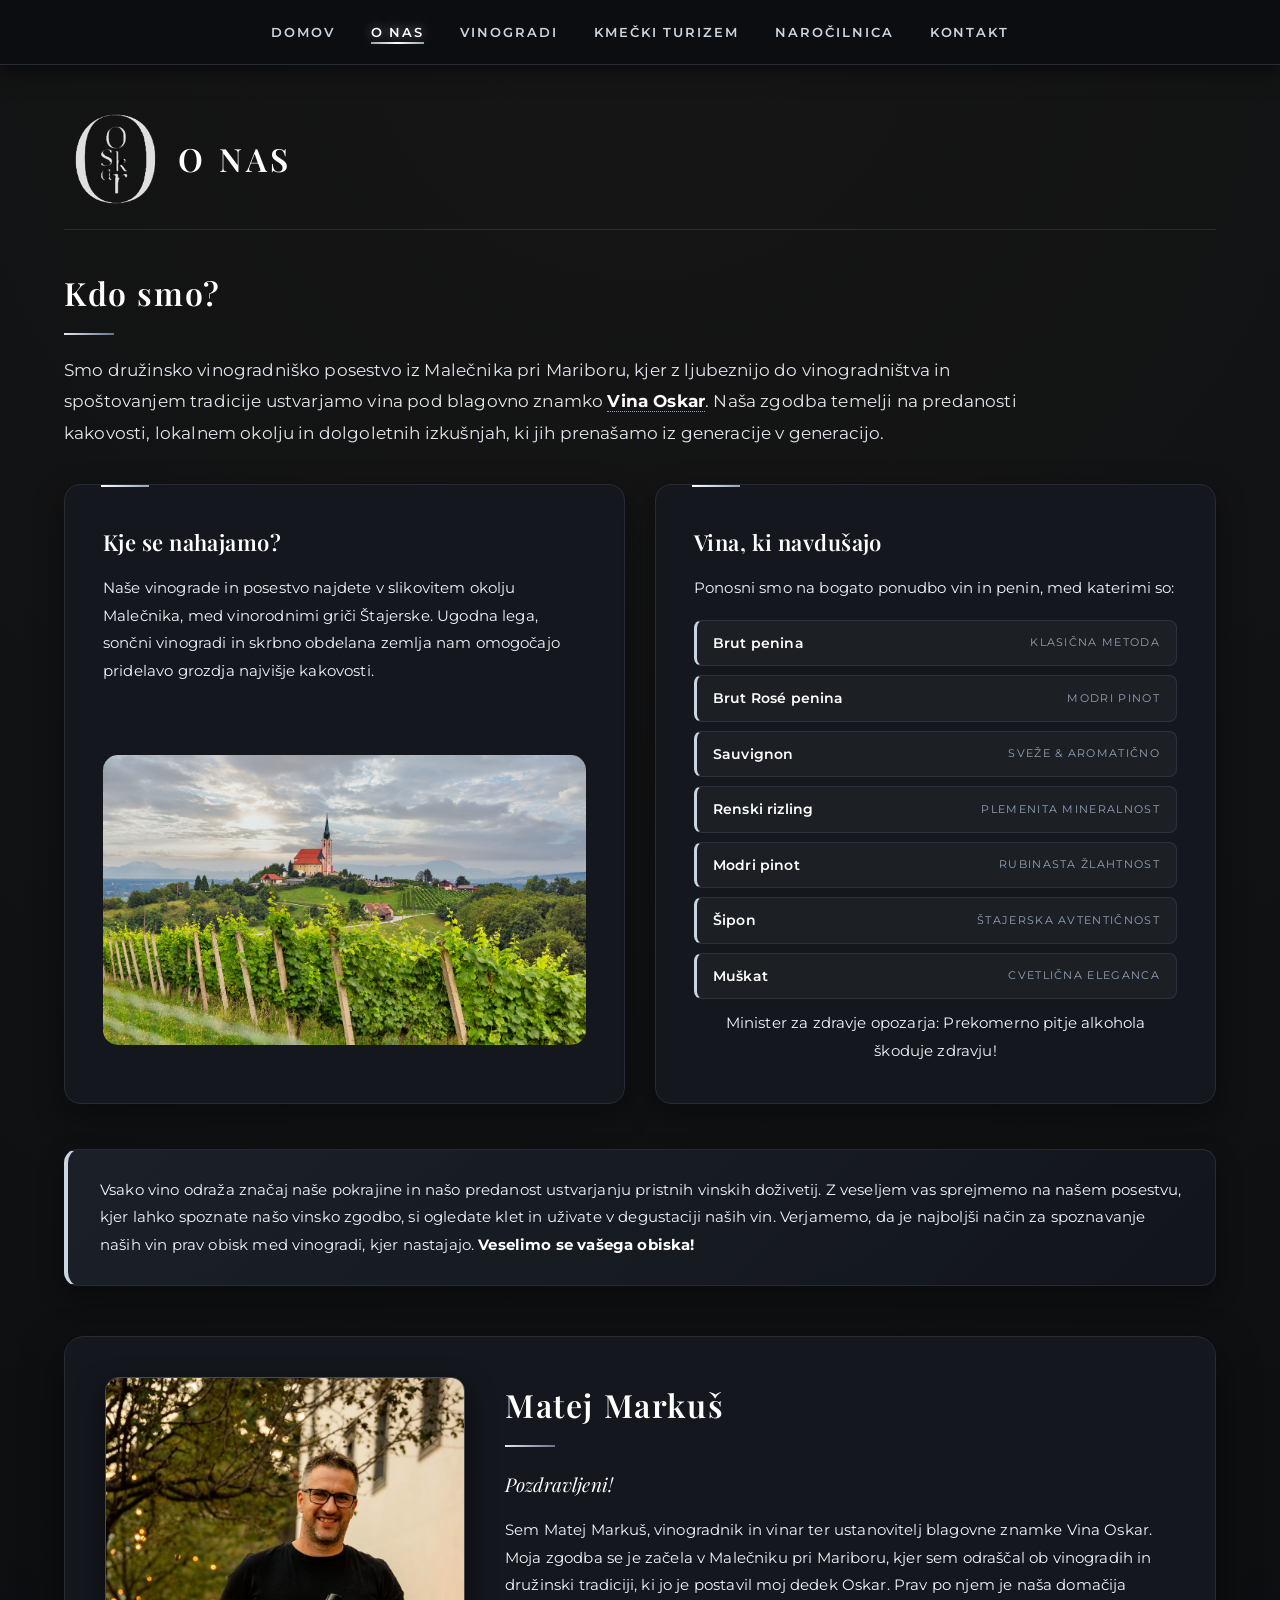
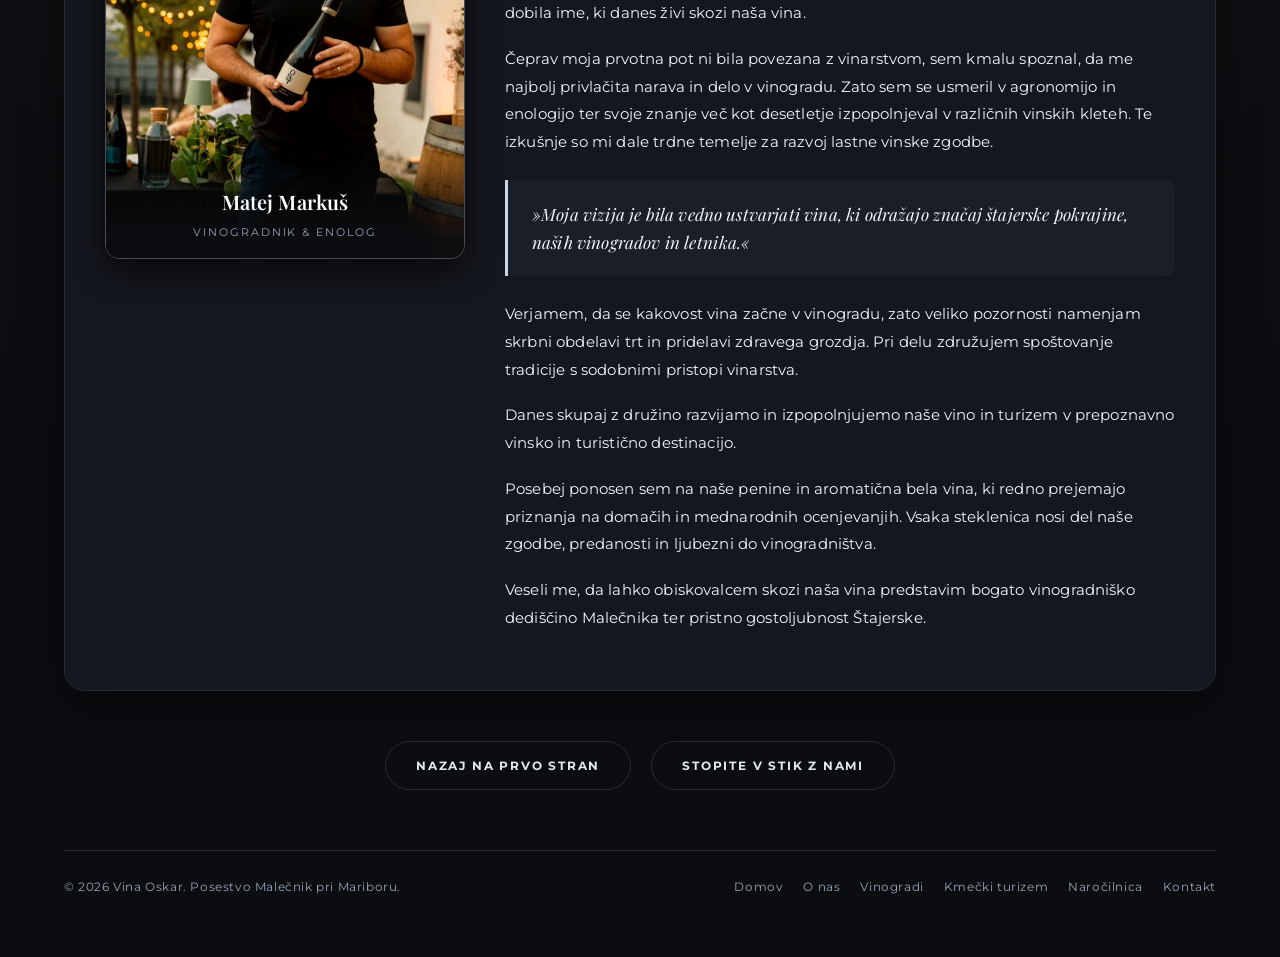
<file: o_nas.html>
<!DOCTYPE html>
<html lang="sl">
<head>
  <meta charset="UTF-8">
  <meta name="viewport" content="width=device-width, initial-scale=1.0">
  <meta name="author" content="Jakob Markuš">
  <meta name="description" content="Spletna stran za Vina Oskar. - Nekaj o nas">
  
  <title>O nas — Vina Oskar</title>

  <!-- Povezava za ikono na zavihku -->
  <link rel="icon" href="images/oskar_title.png">

  <!-- Povezava na stilsko predlogo -->
  <link rel="stylesheet" href="style.css">

  <meta http-equiv="Content-Security-Policy" content="
    default-src 'self';
    script-src 'self';
    style-src 'self';
    font-src 'self';
    img-src 'self' data:;
    connect-src 'self';
    object-src 'none';
    base-uri 'self';
    form-action 'self';
  ">

</head>

<body>

  <!-- FIKSNA ZGORNJA NAVIGACIJA -->
  <nav class="navbar">
    <ul class="nav-links">
      <li><a href="index.html">Domov</a></li>
      <li><a href="o_nas.html" class="active">O nas</a></li>
      <li><a href="vinogradi.html">Vinogradi</a></li>
      <li><a href="kmecki_turizem.html">Kmečki Turizem</a></li>
      <li><a href="narocilnica.html">Naročilnica</a></li>
      <li><a href="kontakt.html">Kontakt</a></li>
    </ul>
  </nav>

  <div class="container">

    <!-- GLAVA STRANI (čist naslov brez monograma O) -->
    <header>
      <div class="brand">
        <img src="images/oskar_beli_logo.png" alt="oskar beli logo">
        <h1>O nas</h1>
      </div>
      <div class="header-subtitle">
      </div>
    </header>

    <!-- UVOD: KDO SMO? -->
    <section class="about-intro">
      <h2 class="section-title">Kdo smo?</h2>
      <div class="gold-divider-left"></div>
      <p class="story-lead">
        Smo družinsko vinogradniško posestvo iz Malečnika pri Mariboru, kjer z ljubeznijo do vinogradništva in spoštovanjem tradicije ustvarjamo vina pod blagovno znamko <strong>Vina Oskar</strong>. Naša zgodba temelji na predanosti kakovosti, lokalnem okolju in dolgoletnih izkušnjah, ki jih prenašamo iz generacije v generacijo.
      </p>
    </section>

    <!-- DVA STOLPCA: KJE SE NAHAJAMO & NAŠA VINA -->
    <section class="two-columns">
      <div class="box">
        <strong>Kje se nahajamo?</strong>
        <p>
          Naše vinograde in posestvo najdete v slikovitem okolju Malečnika, med vinorodnimi griči Štajerske. Ugodna lega, sončni vinogradi in skrbno obdelana zemlja nam omogočajo pridelavo grozdja najvišje kakovosti.
        </p>
        <div class="location">
          <img src="images/kje_se_nahajamo.jpg" alt="Malečnik">
        </div>
      </div>

      <div class="box">
        <strong>Vina, ki navdušajo</strong>
        <p>Ponosni smo na bogato ponudbo vin in penin, med katerimi so:</p>
        <ul class="wine-variety-list">
          <li><span>Brut penina</span> <em>Klasična metoda</em></li>
          <li><span>Brut Rosé penina</span> <em>Modri pinot</em></li>
          <li><span>Sauvignon</span> <em>Sveže & aromatično</em></li>
          <li><span>Renski rizling</span> <em>Plemenita mineralnost</em></li>
          <li><span>Modri pinot</span> <em>Rubinasta žlahtnost</em></li>
          <li><span>Šipon</span> <em>Štajerska avtentičnost</em></li>
          <li><span>Muškat</span> <em>Cvetlična eleganca</em></li>
        </ul>

        <div class="opozorilo">
          <p>Minister za zdravje opozarja: Prekomerno pitje alkohola škoduje zdravju!</p>
        </div>

      </div>

    </section>

    <!-- VABILO NA POSESTVO -->
    <section class="visit-banner">
      <p>
        Vsako vino odraža značaj naše pokrajine in našo predanost ustvarjanju pristnih vinskih doživetij. 
        Z veseljem vas sprejmemo na našem posestvu, kjer lahko spoznate našo vinsko zgodbo, si ogledate klet in uživate v degustaciji naših vin. Verjamemo, da je najboljši način za spoznavanje naših vin prav obisk med vinogradi, kjer nastajajo. <strong>Veselimo se vašega obiska!</strong>
      </p>
    </section>

    <!-- PROFIL VINOGRADNIKA MATEJA MARKUŠA -->
    <section class="winemaker-profile">
      <div class="winemaker-card">
        
        <div class="winemaker-image-wrapper">
          <img src="images/matej_markus.jpg" alt="Matej Markuš — Vinogradnik & Enolog" class="winemaker-photo">
          <div class="winemaker-badge">
            <span>Matej Markuš</span>
            <small>Vinogradnik & Enolog</small>
          </div>
        </div>

        <div class="winemaker-text">
          <h2>Matej Markuš</h2>
          <div class="gold-divider-left"></div>

          <p class="greeting">Pozdravljeni!</p>

          <p>
            Sem Matej Markuš, vinogradnik in vinar ter ustanovitelj blagovne znamke Vina Oskar. Moja zgodba se je začela v Malečniku pri Mariboru, kjer sem odraščal ob vinogradih in družinski tradiciji, ki jo je postavil moj dedek Oskar. Prav po njem je naša domačija dobila ime, ki danes živi skozi naša vina.
          </p>

          <p>
            Čeprav moja prvotna pot ni bila povezana z vinarstvom, sem kmalu spoznal, da me najbolj privlačita narava in delo v vinogradu. Zato sem se usmeril v agronomijo in enologijo ter svoje znanje več kot desetletje izpopolnjeval v različnih vinskih kleteh. Te izkušnje so mi dale trdne temelje za razvoj lastne vinske zgodbe.
          </p>

          <blockquote class="winemaker-quote">
            »Moja vizija je bila vedno ustvarjati vina, ki odražajo značaj štajerske pokrajine, naših vinogradov in letnika.«
          </blockquote>

          <p>
            Verjamem, da se kakovost vina začne v vinogradu, zato veliko pozornosti namenjam skrbni obdelavi trt in pridelavi zdravega grozdja. Pri delu združujem spoštovanje tradicije s sodobnimi pristopi vinarstva.
          </p>

          <p>
            Danes skupaj z družino razvijamo in izpopolnjujemo naše vino in turizem v prepoznavno vinsko in turistično destinacijo.
          </p>

          <p>
            Posebej ponosen sem na naše penine in aromatična bela vina, ki redno prejemajo priznanja na domačih in mednarodnih ocenjevanjih. Vsaka steklenica nosi del naše zgodbe, predanosti in ljubezni do vinogradništva.
          </p>

          <p>
            Veseli me, da lahko obiskovalcem skozi naša vina predstavim bogato vinogradniško dediščino Malečnika ter pristno gostoljubnost Štajerske.
          </p>
        </div>

      </div>
    </section>

    <!-- POVEZAVE IN POZIV K AKCIJI -->
    <div class="cta-row">
      <a href="index.html" class="btn-secondary">Nazaj na prvo stran</a>
      <a href="kontakt.html" class="btn-secondary">Stopite v stik z nami</a>
    </div>

    <!-- NOGA STRANI -->
    <footer>
      <p>© 2026 Vina Oskar. Posestvo Malečnik pri Mariboru.</p>
      <div class="footer-links">
        <a href="index.html">Domov</a>
        <a href="o_nas.html">O nas</a>
        <a href="vinogradi.html">Vinogradi</a>
        <a href="kmecki_turizem.html">Kmečki turizem</a>
        <a href="narocilnica.html">Naročilnica</a>
        <a href="kontakt.html">Kontakt</a>
      </div>
    </footer>

  </div>

</body>
</html>
</file>
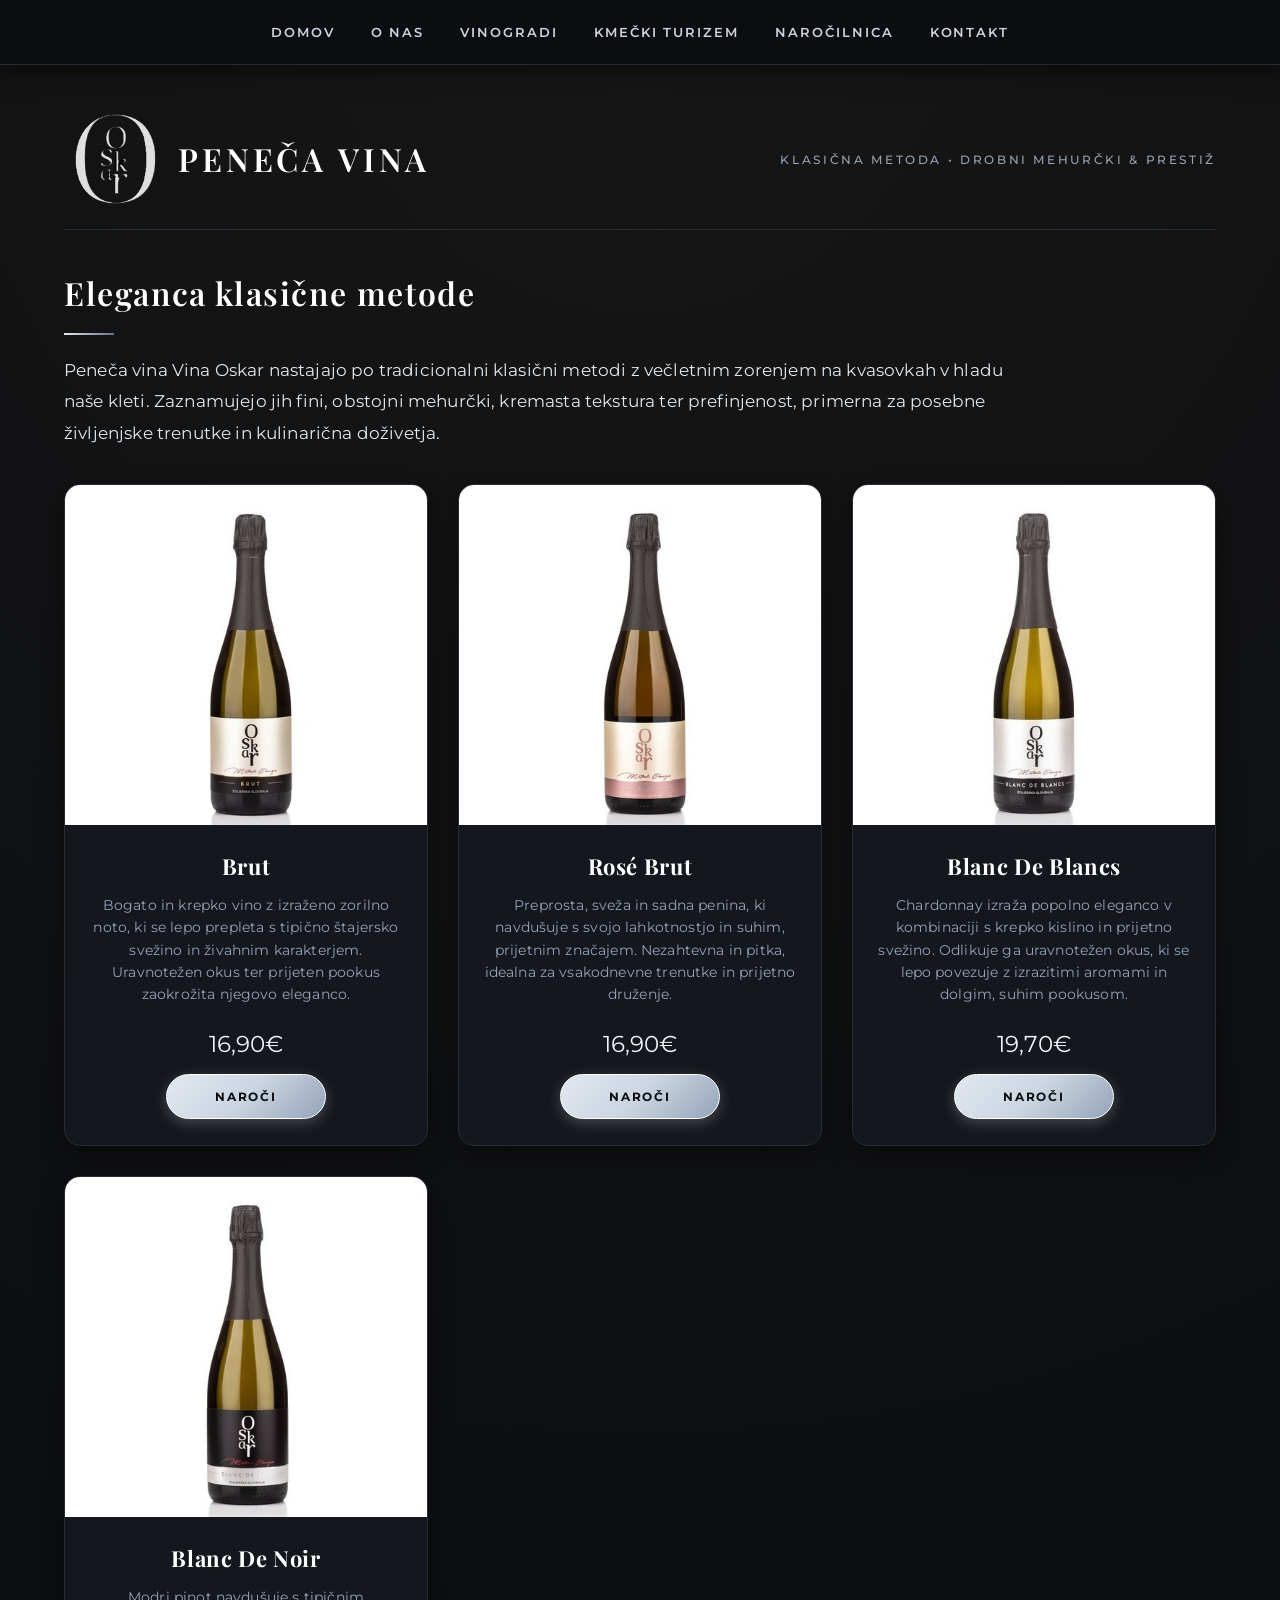
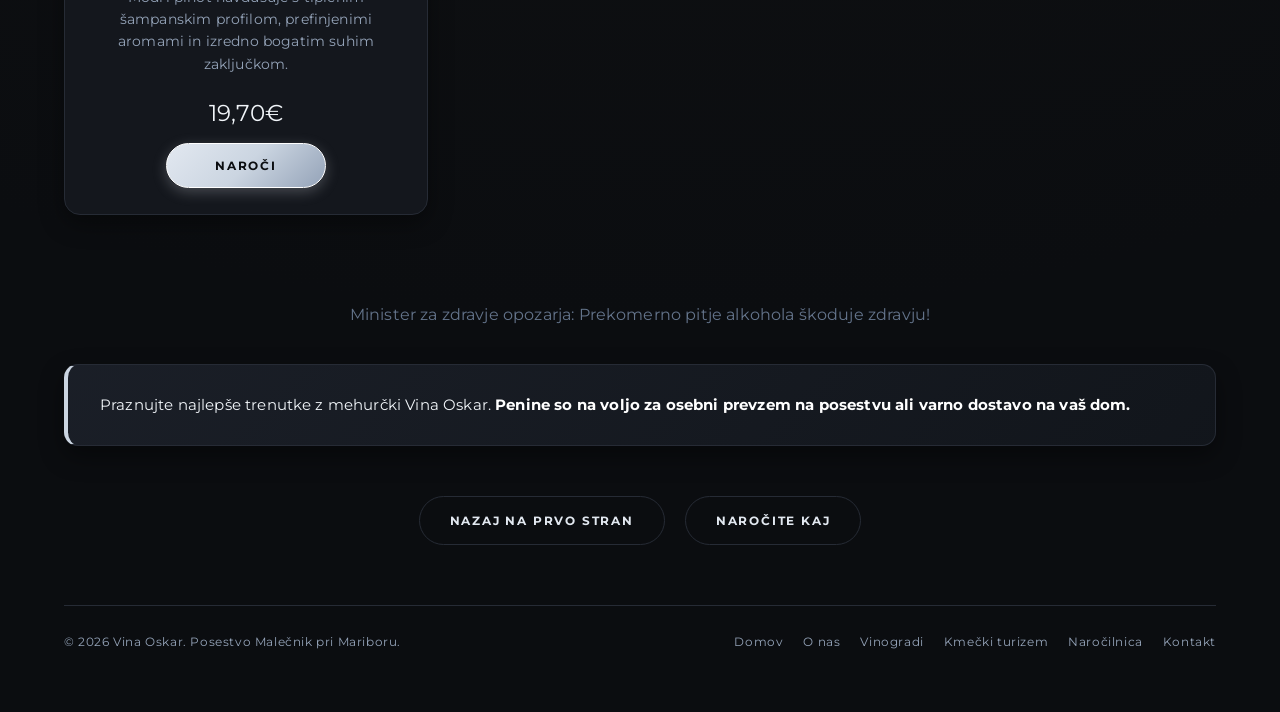
<file: peneca_vina.html>
<!DOCTYPE html>
<html lang="sl">
<head>
  <meta charset="UTF-8">
  <meta name="viewport" content="width=device-width, initial-scale=1.0">
  <meta name="author" content="Jakob Markuš">
  <meta name="description" content="Spletna stran za Vina Oskar. - Naša Peneča Vina">
  
  <title>Peneča vina — Vina Oskar</title>

  <!-- Ikona na zavihku -->
  <link rel="icon" href="images/oskar_title.png">

  <!-- Enoten stilski list -->
  <link rel="stylesheet" href="style.css">

  <meta http-equiv="Content-Security-Policy" content="
    default-src 'self';
    script-src 'self';
    style-src 'self' https://fonts.googleapis.com;
    font-src 'self' https://fonts.gstatic.com;
    img-src 'self' data:;
    connect-src 'self';
    object-src 'none';
    base-uri 'self';
    form-action 'self';
  ">

</head>

<body>

  <!-- FIKSNA ZGORNJA NAVIGACIJA -->
  <nav class="navbar">
    <ul class="nav-links">
      <li><a href="index.html">Domov</a></li>
      <li><a href="o_nas.html">O nas</a></li>
      <li><a href="vinogradi.html">Vinogradi</a></li>
      <li><a href="kmecki_turizem.html">Kmečki Turizem</a></li>
      <li><a href="narocilnica.html">Naročilnica</a></li>
      <li><a href="kontakt.html">Kontakt</a></li>
    </ul>
  </nav>

  <div class="container">

    <!-- GLAVA STRANI -->
    <header>
      <div class="brand">
        <img src="images/oskar_beli_logo.png" alt="oskar beli logo">
        <h1>Peneča vina</h1>
      </div>
      <div class="header-subtitle">
        <span>Klasična metoda • Drobni mehurčki & Prestiž</span>
      </div>
    </header>

    <!-- UVOD V PENEČA VINA -->
    <section class="about-intro">
      <h2 class="section-title">Eleganca klasične metode</h2>
      <div class="gold-divider-left"></div>
      <p class="story-lead">
        Peneča vina Vina Oskar nastajajo po tradicionalni klasični metodi z večletnim zorenjem na kvasovkah v hladu naše kleti. Zaznamujejo jih fini, obstojni mehurčki, kremasta tekstura ter prefinjenost, primerna za posebne življenjske trenutke in kulinarična doživetja.
      </p>
    </section>

    <!-- KARTICE PENEČIH VIN -->
    <section class="cards">

      <!-- Penina Brut -->
      <div class="card">
        <div class="card-img-wrapper">
          <img src="images/brut.jpg" alt="Brut Penina Vina Oskar">
        </div>
        <h3>Brut</h3>
        <p>Bogato in krepko vino z izraženo zorilno noto, ki se lepo prepleta s tipično štajersko svežino in živahnim karakterjem. Uravnotežen okus ter prijeten pookus zaokrožita njegovo eleganco.</p>
        <span class="price">16,90€</span>
        <a href="narocilnica.html">Naroči</a>
      </div>

      <!-- Brut Rosé -->
      <div class="card">
        <div class="card-img-wrapper">
          <img src="images/rose.jpg" alt="Rose Penina Vina Oskar">
        </div>
        <h3>Rosé Brut</h3>
        <p>Preprosta, sveža in sadna penina, ki navdušuje s svojo lahkotnostjo in suhim, prijetnim značajem. Nezahtevna in pitka, idealna za vsakodnevne trenutke in prijetno druženje.</p>
        <span class="price">16,90€</span>
        <a href="narocilnica.html">Naroči</a>
      </div>

      <!-- Blanc De Blancs-->
      <div class="card">
        <div class="card-img-wrapper">
          <img src="images/blanc_de_blancs.jpg" alt="Blancs De Blanc Vina Oskar">
        </div>
        <h3>Blanc De Blancs</h3>
        <p>Chardonnay izraža popolno eleganco v kombinaciji s krepko kislino in prijetno svežino. Odlikuje ga uravnotežen okus, ki se lepo povezuje z izrazitimi aromami in dolgim, suhim pookusom.</p>
        <span class="price">19,70€</span>
        <a href="narocilnica.html">Naroči</a>
      </div>

      <!-- Blanc De Noir -->
      <div class="card">
        <div class="card-img-wrapper">
          <img src="images/blanc_de_noir.jpg" alt="Blanc De Noir Vina Oskar">
        </div>
        <h3>Blanc De Noir</h3>
        <p>Modri pinot navdušuje s tipičnim šampanskim profilom, prefinjenimi aromami in izredno bogatim suhim zaključkom.</p>
        <span class="price">19,70€</span>
        <a href="narocilnica.html">Naroči</a>
      </div>

    </section>

    <div class="opozorilo">
      <p>Minister za zdravje opozarja: Prekomerno pitje alkohola škoduje zdravju!</p>
    </div>

    <!-- HITRI POZIV K DEGUSTACIJI -->
    <section class="visit-banner">
      <p>
        Praznujte najlepše trenutke z mehurčki Vina Oskar. 
        <strong>Penine so na voljo za osebni prevzem na posestvu ali varno dostavo na vaš dom.</strong>
      </p>
    </section>

    <!-- CTA VRSTICA -->
    <div class="cta-row">
      <a href="index.html" class="btn-secondary">Nazaj na prvo stran</a>
      <a href="narocilnica.html" class="btn-secondary">Naročite kaj</a>
    </div>

    <!-- NOGA STRANI -->
    <footer>
      <p>© 2026 Vina Oskar. Posestvo Malečnik pri Mariboru.</p>
      <div class="footer-links">
        <a href="index.html">Domov</a>
        <a href="o_nas.html">O nas</a>
        <a href="vinogradi.html">Vinogradi</a>
        <a href="kmecki_turizem.html">Kmečki turizem</a>
        <a href="narocilnica.html">Naročilnica</a>
        <a href="kontakt.html">Kontakt</a>
      </div>
    </footer>

  </div>

</body>
</html>
</file>
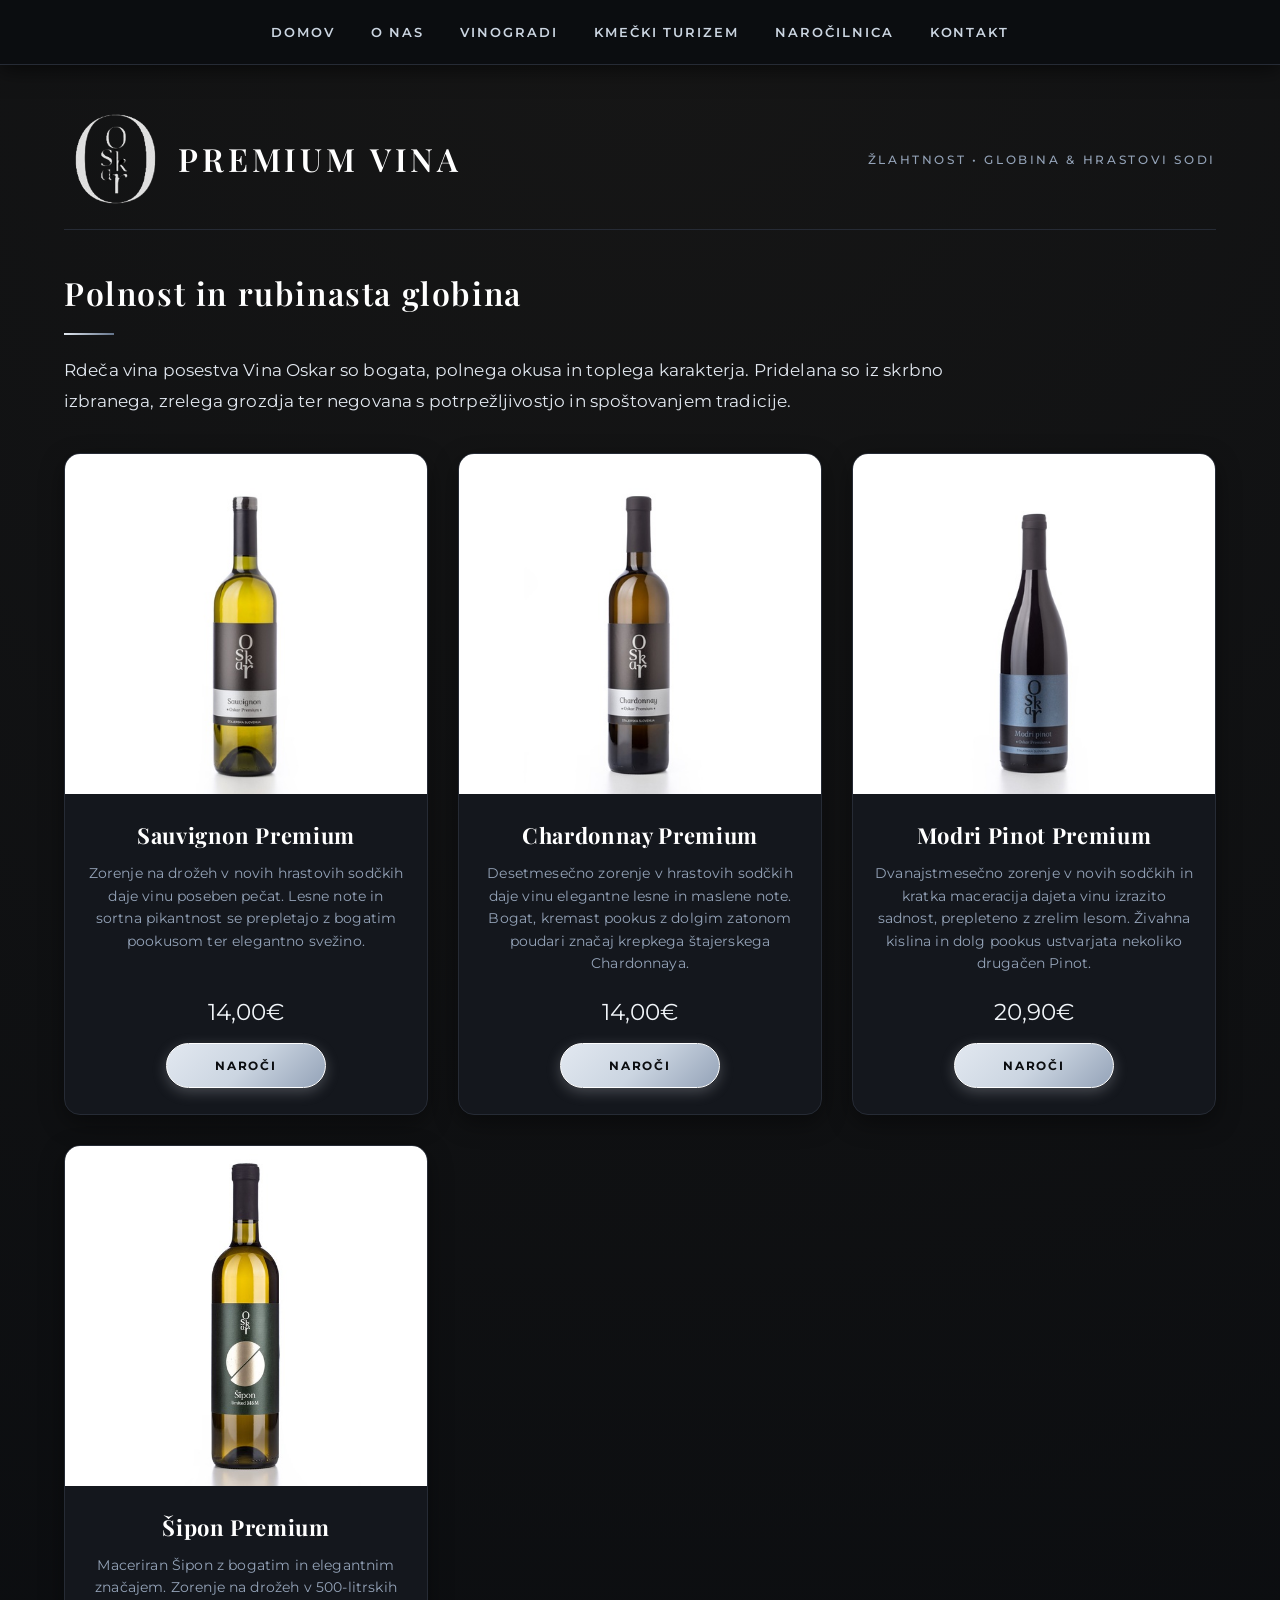
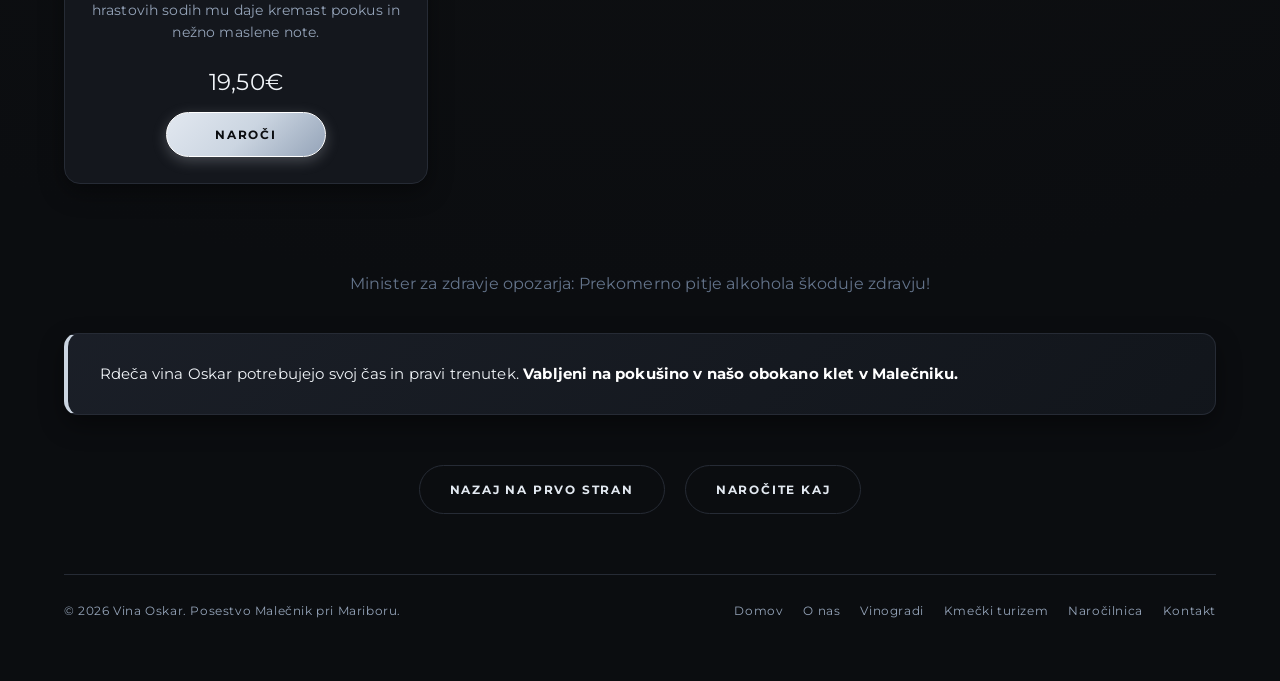
<file: premium_vina.html>
<!DOCTYPE html>
<html lang="sl">
<head>
  <meta charset="UTF-8">
  <meta name="viewport" content="width=device-width, initial-scale=1.0">
  <meta name="author" content="Jakob Markuš">
  <meta name="description" content="Spletna stran za Vina Oskar. - Naša Premium Vina">
  
  <title>Premium vina — Vina Oskar</title>

  <!-- Ikona na zavihku -->
  <link rel="icon" href="images/oskar_title.png">

  <!-- Enoten stilski list -->
  <link rel="stylesheet" href="style.css">

  <meta http-equiv="Content-Security-Policy" content="
    default-src 'self';
    script-src 'self';
    style-src 'self' https://fonts.googleapis.com;
    font-src 'self' https://fonts.gstatic.com;
    img-src 'self' data:;
    connect-src 'self';
    object-src 'none';
    base-uri 'self';
    form-action 'self';
  ">

</head>

<body>

  <!-- FIKSNA ZGORNJA NAVIGACIJA -->
  <nav class="navbar">
    <ul class="nav-links">
      <li><a href="index.html">Domov</a></li>
      <li><a href="o_nas.html">O nas</a></li>
      <li><a href="vinogradi.html">Vinogradi</a></li>
      <li><a href="kmecki_turizem.html">Kmečki Turizem</a></li>
      <li><a href="narocilnica.html">Naročilnica</a></li>
      <li><a href="kontakt.html">Kontakt</a></li>
    </ul>
  </nav>

  <div class="container">

    <!-- GLAVA STRANI -->
    <header>
      <div class="brand">
        <img src="images/oskar_beli_logo.png" alt="oskar beli logo">
        <h1>Premium Vina</h1>
      </div>
      <div class="header-subtitle">
        <span>Žlahtnost • Globina & Hrastovi sodi</span>
      </div>
    </header>

    <!-- UVOD V RDEČA VINA -->
    <section class="about-intro">
      <h2 class="section-title">Polnost in rubinasta globina</h2>
      <div class="gold-divider-left"></div>
      <p class="story-lead">
        Rdeča vina posestva Vina Oskar so bogata, polnega okusa in toplega karakterja. Pridelana so iz skrbno izbranega, zrelega grozdja ter negovana s potrpežljivostjo in spoštovanjem tradicije.
      </p>
    </section>

    <!-- KARTICE RDEČIH VIN -->
    <section class="cards">

      <!-- Sauvignon Prem -->
      <div class="card">
        <div class="card-img-wrapper">
          <img src="images/sauvignon_prem.jpg" alt="Sauvignon Premium Vina Oskar">
        </div>
        <h3>Sauvignon Premium</h3>
        <p>Zorenje na drožeh v novih hrastovih sodčkih daje vinu poseben pečat. Lesne note in sortna pikantnost se prepletajo z bogatim pookusom ter elegantno svežino.</p>
        <span class="price">14,00€</span>
        <a href="narocilnica.html">Naroči</a>
      </div>

      <!-- Chardonnay Prem -->
      <div class="card">
        <div class="card-img-wrapper">
          <img src="images/chardonnay_prem.jpg" alt="Chardonnay Premium Vina Oskar">
        </div>
        <h3>Chardonnay Premium</h3>
        <p>Desetmesečno zorenje v hrastovih sodčkih daje vinu elegantne lesne in maslene note. Bogat, kremast pookus z dolgim zatonom poudari značaj krepkega štajerskega Chardonnaya.</p>
        <span class="price">14,00€</span>
        <a href="narocilnica.html">Naroči</a>
      </div>

      <!--Modri Pinot Prem-->
      <div class="card">
        <div class="card-img-wrapper">
          <img src="images/modri_pinot_prem.jpg" alt="Modri Pinot Premium Vina Oskar">
        </div>
        <h3>Modri Pinot Premium</h3>
        <p>Dvanajstmesečno zorenje v novih sodčkih in kratka maceracija dajeta vinu izrazito sadnost, prepleteno z zrelim lesom. Živahna kislina in dolg pookus ustvarjata nekoliko drugačen Pinot.</p>
        <span class="price">20,90€</span>
        <a href="narocilnica.html">Naroči</a>
      </div>

      <!--Šipon Prem-->
      <div class="card">
        <div class="card-img-wrapper">
          <img src="images/Sipon_premium.jpg" alt="Šipon Premium Vina Oskar">
        </div>
        <h3>Šipon Premium</h3>
        <p>Maceriran Šipon z bogatim in elegantnim značajem. Zorenje na drožeh v 500-litrskih hrastovih sodih mu daje kremast pookus in nežno maslene note.</p>
        <span class="price">19,50€</span>
        <a href="narocilnica.html">Naroči</a>
      </div>

    </section>

    <div class="opozorilo">
      <p>Minister za zdravje opozarja: Prekomerno pitje alkohola škoduje zdravju!</p>
    </div>

    <!-- HITRI POZIV K DEGUSTACIJI -->
    <section class="visit-banner">
      <p>
        Rdeča vina Oskar potrebujejo svoj čas in pravi trenutek. 
        <strong>Vabljeni na pokušino v našo obokano klet v Malečniku.</strong>
      </p>
    </section>

    <!-- CTA VRSTICA -->
    <div class="cta-row">
      <a href="index.html" class="btn-secondary">Nazaj na prvo stran</a>
      <a href="narocilnica.html" class="btn-secondary">Naročite kaj</a>
    </div>

    <!-- NOGA STRANI -->
    <footer>
      <p>© 2026 Vina Oskar. Posestvo Malečnik pri Mariboru.</p>
      <div class="footer-links">
        <a href="index.html">Domov</a>
        <a href="o_nas.html">O nas</a>
        <a href="vinogradi.html">Vinogradi</a>
        <a href="kmecki_turizem.html">Kmečki turizem</a>
        <a href="narocilnica.html">Naročilnica</a>
        <a href="kontakt.html">Kontakt</a>
      </div>
    </footer>

  </div>

</body>
</html>
</file>
<file: style.css>
:root {
  --primary: #23272d;
  --primary-dark: #121417;
  --secondary: #e2e8f0;
  --secondary-hover: #cbd5e1;
  --silver-accent: #94a3b8;
  --bg: #0b0d10;
  --surface: #14171d;
  --surface-border: #262b35;
  --text: #f1f5f9;
  --text-muted: #94a3b8;
  --font-serif: 'Playfair Display', Georgia, serif;
  --font-sans: 'Montserrat', system-ui, -apple-system, BlinkMacSystemFont, "Segoe UI", Roboto, sans-serif;
}

* {
  box-sizing: border-box;
}

body {
  font-family: var(--font-sans);
  background: var(--bg);
  background-image: radial-gradient(circle at 50% 0%, #161616 0%, #0b0d10 80%);
  color: var(--text);
  margin: 0;
  padding: 0;
  padding-top: 85px; /* Prostor za fiksno navigacijo */
  line-height: 1.75;
  letter-spacing: 0.01em;
  -webkit-font-smoothing: antialiased;
}

/* ============================================================
   1. Glavni vsebnik (Container)
   ============================================================ */
.container {
  max-width: 1200px;
  margin: 0 auto;
  padding: 0 24px 60px 24px;
  display: block;
  min-height: auto;
}

/* ============================================================
   2. Fiksna zgornja navigacija (Navbar & Nav-links)
   ============================================================ */
.navbar {
  position: fixed;
  top: 0;
  left: 0;
  width: 100%;
  z-index: 9999;
  background: rgba(11, 13, 16, 0.94);
  backdrop-filter: blur(14px);
  -webkit-backdrop-filter: blur(14px);
  box-shadow: 0 4px 20px rgba(0, 0, 0, 0.6);
  border-bottom: 1px solid var(--surface-border);
  padding: 0;
}

.nav-links {
  display: flex;
  justify-content: center;
  align-items: center;
  gap: 36px;
  list-style: none;
  max-width: 1200px;
  margin: 0 auto;
  padding: 18px 24px;
}

.nav-links li {
  margin: 0;
}

.nav-links a {
  text-decoration: none;
  color: #cbd5e1;
  font-size: 13px;
  font-weight: 600;
  letter-spacing: 0.15em;
  text-transform: uppercase;
  transition: all 0.25s ease;
  position: relative;
  padding-bottom: 4px;
}

.nav-links a:hover,
.nav-links a.active {
  color: #ffffff;
  text-shadow: 0 0 12px rgba(226, 232, 240, 0.6);
}

.nav-links a::after {
  content: '';
  position: absolute;
  bottom: 0;
  left: 0;
  width: 0;
  height: 2px;
  background: linear-gradient(90deg, #94a3b8, #ffffff, #94a3b8);
  transition: width 0.25s ease;
}

.nav-links a:hover::after,
.nav-links a.active::after {
  width: 100%;
}

/* ============================================================
   3. Glava strani (Header & Brand)
   ============================================================ */
header {
  display: flex;
  justify-content: space-between;
  align-items: center;
  padding: 24px 0 20px 0;
  border-bottom: 1px solid var(--surface-border);
  margin-bottom: 35px;
}

.brand {
  display: flex;
  align-items: center;
  gap: 14px;
}

.brand-monogram {
  width: 44px;
  height: 44px;
  border-radius: 50%;
  border: 1.5px solid var(--secondary);
  background: linear-gradient(135deg, #334155, #0f172a);
  display: inline-flex;
  align-items: center;
  justify-content: center;
  font-family: var(--font-serif);
  font-size: 22px;
  font-weight: 700;
  font-style: italic;
  color: #ffffff;
  box-shadow: 0 4px 14px rgba(0, 0, 0, 0.6);
}

.brand img {
  width: 100px;
  height: 100px;
  border-radius: 15px;
}

header h1 {
  font-family: var(--font-serif);
  font-size: 32px;
  letter-spacing: 0.12em;
  text-transform: uppercase;
  margin: 0;
  color: #ffffff;
  font-weight: 600;
}

.header-subtitle span {
  font-size: 12px;
  text-transform: uppercase;
  letter-spacing: 0.22em;
  color: var(--silver-accent);
  font-weight: 500;
}

header .logo {
  height: 44px;
  width: auto;
  border-radius: 6px;
  border: 1px solid var(--surface-border);
}

/* ============================================================
   4. Hero sekcija (index.html)
   ============================================================ */
.hero {
  position: relative;
  margin-bottom: 40px;
  border-radius: 16px;
  overflow: hidden;
  box-shadow: 0 16px 40px rgba(0, 0, 0, 0.6);
  border: 1px solid var(--surface-border);
}

.hero img {
  width: 100%;
  height: 480px;
  object-fit: cover;
  display: block;
  filter: brightness(0.92) contrast(1.05);
  transition: transform 0.8s ease;
}

.hero:hover img {
  transform: scale(1.02);
}

.hero-overlay {
  position: absolute;
  inset: 0;
  background: linear-gradient(180deg, rgba(11,13,16,0.15) 0%, rgba(11,13,16,0.85) 100%);
  pointer-events: none;
}

.hero-badge {
  position: absolute;
  bottom: 24px;
  left: 24px;
  background: rgba(17, 21, 28, 0.9);
  backdrop-filter: blur(10px);
  border: 1px solid rgba(226, 232, 240, 0.4);
  color: #ffffff;
  padding: 8px 20px;
  border-radius: 30px;
  font-size: 11px;
  font-weight: 600;
  text-transform: uppercase;
  letter-spacing: 0.2em;
  box-shadow: 0 4px 15px rgba(0,0,0,0.5);
}

/* ============================================================
   5. Naslovi in delilne črte
   ============================================================ */
.intro-heading {
  text-align: center;
  margin: 45px 0 25px 0;
}

.intro-heading h2,
h2,
.section-title {
  font-family: var(--font-serif);
  font-size: 32px;
  color: #ffffff;
  letter-spacing: 0.05em;
  margin: 0;
  font-weight: 600;
}

/* Srebrni delilni črti */
.gold-divider {
  width: 60px;
  height: 2px;
  background: linear-gradient(90deg, transparent, #e2e8f0, transparent);
  margin: 14px auto 0 auto;
}

.gold-divider-left {
  width: 50px;
  height: 2px;
  background: linear-gradient(90deg, #e2e8f0, #64748b);
  margin: 12px 0 20px 0;
}

/* ============================================================
   6. Dva stolpca (.two-columns) & Vsebinski okvir (.box)
   ============================================================ */
.two-columns {
  display: flex;
  gap: 30px;
  margin: 30px 0 45px 0;
}

.box {
  flex: 1;
  padding: 38px;
  background: var(--surface);
  border-radius: 16px;
  border: 1px solid var(--surface-border);
  box-shadow: 0 10px 30px rgba(0, 0, 0, 0.4);
  position: relative;
}

.box::before {
  content: '';
  position: absolute;
  top: 0;
  left: 36px;
  width: 48px;
  height: 2px;
  background: linear-gradient(90deg, #ffffff, #94a3b8);
}

.box strong {
  font-family: var(--font-serif);
  font-size: 22px;
  color: #ffffff;
  font-weight: 600;
  display: inline-block;
  margin-bottom: 12px;
  letter-spacing: 0.02em;
}

.box p {
  color: var(--text);
  font-size: 15px;
  margin: 0;
  line-height: 1.85;
}

/* Seznam vin v okviru (.wine-variety-list za o_nas.html) */
.wine-variety-list {
  list-style: none;
  padding: 0;
  margin: 18px 0 0 0;
  display: flex;
  flex-direction: column;
  gap: 9px;
}

.wine-variety-list li {
  display: flex;
  justify-content: space-between;
  align-items: center;
  padding: 10px 16px;
  background: rgba(255, 255, 255, 0.035);
  border-radius: 8px;
  border-left: 2px solid var(--secondary);
  border: 1px solid rgba(148, 163, 184, 0.15);
  border-left-width: 3px;
  border-left-color: #cbd5e1;
  font-size: 14px;
}

.wine-variety-list li span {
  font-weight: 600;
  color: #ffffff;
}

.wine-variety-list li em {
  font-style: normal;
  font-size: 11px;
  text-transform: uppercase;
  letter-spacing: 0.12em;
  color: var(--silver-accent);
}

/* ============================================================
   7. Specifične sekcije za o_nas.html in turizem.html
   ============================================================ */
.about-intro {
  margin: 20px 0 35px 0;
}


.story-lead {
  font-size: 17px;
  line-height: 1.85;
  color: #e2e8f0;
  max-width: 960px;
}

.story-lead strong {
  color: #ffffff;
  border-bottom: 1px dotted var(--silver-accent);
}

.intro-content {
  display: flex;
  align-items: center;
  gap: 40px;
}

.intro-content .story-lead {
  flex: 1;
}

.intro-content img {
  width: 400px;
  height: auto;
  border-radius: 10px;
}

/* Pas z vabilom na posestvo (.visit-banner) */
.visit-banner {
  background: linear-gradient(135deg, rgba(30, 35, 45, 0.8) 0%, rgba(18, 22, 28, 0.95) 100%);
  border: 1px solid var(--surface-border);
  border-left: 4px solid #cbd5e1;
  padding: 26px 32px;
  border-radius: 14px;
  margin: 35px 0 50px 0;
  box-shadow: 0 10px 25px rgba(0, 0, 0, 0.4);
}

.visit-banner p {
  margin: 0;
  font-size: 15px;
  line-height: 1.85;
  color: var(--text);
}

.visit-banner strong {
  color: #ffffff;
}

/* Predstavitev vinogradnika Mateja Markuša (.winemaker-profile) */
.winemaker-profile {
  margin: 50px 0;
}

.winemaker-card {
  display: grid;
  grid-template-columns: 360px 1fr;
  gap: 40px;
  background: var(--surface);
  border-radius: 20px;
  border: 1px solid var(--surface-border);
  padding: 40px;
  box-shadow: 0 16px 40px rgba(0, 0, 0, 0.5);
  align-items: start;
}

.winemaker-image-wrapper {
  position: relative;
  border-radius: 14px;
  overflow: hidden;
  border: 1px solid rgba(226, 232, 240, 0.25);
  box-shadow: 0 12px 28px rgba(0, 0, 0, 0.6);
}

.winemaker-photo {
  width: 100%;
  height: 480px;
  object-fit: cover;
  display: block;
  filter: contrast(1.05);
  transition: transform 0.6s ease;
}

.winemaker-image-wrapper:hover .winemaker-photo {
  transform: scale(1.03);
}

.winemaker-badge {
  position: absolute;
  bottom: 0;
  left: 0;
  right: 0;
  background: linear-gradient(180deg, transparent 0%, rgba(11, 13, 16, 0.96) 80%);
  padding: 24px 20px 16px 20px;
  text-align: center;
}

.winemaker-badge span {
  display: block;
  font-family: var(--font-serif);
  font-size: 20px;
  font-weight: 600;
  color: #ffffff;
}

.winemaker-badge small {
  display: block;
  font-size: 11px;
  text-transform: uppercase;
  letter-spacing: 0.18em;
  color: var(--silver-accent);
  margin-top: 4px;
}

.winemaker-text h2 {
  font-family: var(--font-serif);
  font-size: 32px;
  color: #ffffff;
  margin: 0 0 6px 0;
}

.winemaker-role {
  font-size: 12px;
  text-transform: uppercase;
  letter-spacing: 0.18em;
  color: var(--silver-accent);
  font-weight: 600;
  display: block;
}

.winemaker-text p {
  color: var(--text);
  font-size: 15px;
  line-height: 1.85;
  margin: 0 0 18px 0;
}

.winemaker-text .greeting {
  font-family: var(--font-serif);
  font-size: 19px;
  font-style: italic;
  color: #ffffff;
  margin-bottom: 14px;
}

.winemaker-quote {
  margin: 24px 0;
  padding: 20px 24px;
  background: rgba(30, 35, 45, 0.6);
  border-left: 3px solid #cbd5e1;
  border-radius: 0 10px 10px 0;
  font-family: var(--font-serif);
  font-size: 17px;
  font-style: italic;
  line-height: 1.65;
  color: #f1f5f9;
}

/* ============================================================
   8. Vinske kartice (.cards & .card za index.html in turizem.html)
   ============================================================ */
.cards {
  display: grid;
  grid-template-columns: repeat(auto-fit, minmax(320px, 1fr));
  gap: 30px;
  max-width: 1200px;
  margin: 0 auto 60px auto;
  padding: 0;
}

.card {
  background: var(--surface);
  border-radius: 16px;
  border: 1px solid var(--surface-border);
  box-shadow: 0 8px 24px rgba(0, 0, 0, 0.4);
  text-align: center;
  padding-bottom: 26px;
  overflow: hidden;
  display: flex;
  flex-direction: column;
  transition: all 0.35s cubic-bezier(0.16, 1, 0.3, 1);
}

.card:hover {
  transform: translateY(-8px);
  border-color: rgba(226, 232, 240, 0.45);
  box-shadow: 0 18px 36px rgba(0, 0, 0, 0.6), 0 0 20px rgba(226, 232, 240, 0.15);
}

.card-img-wrapper {
  position: relative;
  overflow: hidden;
  background: #080a0c;
  height: 340px;
}

.card img {
  width: 100%;
  height: 340px;
  object-fit: cover;
  transition: transform 0.6s ease;
  display: block;
}

.card:hover img {
  transform: scale(1.05);
}

.card-tag {
  position: absolute;
  top: 16px;
  left: 16px;
  background: rgba(15, 23, 42, 0.9);
  backdrop-filter: blur(8px);
  border: 1px solid rgba(66, 148, 255, 0.4);
  color: #ffffff;
  font-size: 10px;
  font-weight: 600;
  text-transform: uppercase;
  letter-spacing: 0.15em;
  padding: 5px 12px;
  border-radius: 20px;
  z-index: 2;
}

.card h3 {
  font-family: var(--font-serif);
  font-size: 22px;
  margin: 22px 16px 8px 16px;
  color: #ffffff;
  letter-spacing: 0.03em;
}

.card p {
  padding: 0 20px;
  font-size: 14px;
  color: var(--text-muted);
  line-height: 1.6;
  margin: 0 0 18px 0;
  flex-grow: 1;
}

/* Srebrni gumbi na karticah */
.card a {
  display: inline-block;
  margin: 0 auto;
  padding: 11px 24px;
  background: linear-gradient(135deg, #e2e8f0 0%, #cbd5e1 50%, #94a3b8 100%);
  color: #0b0d10;
  font-weight: 700;
  font-size: 12px;
  letter-spacing: 0.15em;
  text-transform: uppercase;
  text-decoration: none;
  border-radius: 30px;
  width: 160px;
  box-shadow: 0 4px 14px rgba(226, 232, 240, 0.25);
  transition: all 0.25s ease;
  border: 1px solid #ffffff;
}

.card a:hover {
  background: #ffffff;
  color: #000000;
  box-shadow: 0 6px 20px rgba(255, 255, 255, 0.45);
  transform: translateY(-2px);
}

/* ============================================================
   9. Kartica .card2 (za podstrani z vini v srebrno-črnem slogu)
   ============================================================ */
.card2 {
  background: #181d24;
  color: #f1f5f9;
  border-radius: 16px;
  box-shadow: 0 10px 30px rgba(0, 0, 0, 0.45);
  text-align: center;
  padding-bottom: 24px;
  overflow: hidden;
  border: 1px solid var(--surface-border);
  transition: all 0.3s ease;
}

.card2:hover {
  transform: translateY(-6px);
  border-color: rgba(226, 232, 240, 0.4);
  box-shadow: 0 18px 36px rgba(0, 0, 0, 0.6);
}

.card2 img {
  width: 100%;
  height: 320px;
  object-fit: cover;
  display: block;
}

.card2 h3 {
  font-family: var(--font-serif);
  font-size: 22px;
  margin: 20px 16px 8px 16px;
  color: #ffffff;
}

.card2 p {
  padding: 0 20px;
  font-size: 14px;
  color: var(--text-muted);
  line-height: 1.6;
}

.card2 a {
  display: inline-block;
  margin-top: 10px;
  padding: 10px 24px;
  background: linear-gradient(135deg, #e2e8f0 0%, #94a3b8 100%);
  color: #0b0d10;
  font-weight: 700;
  font-size: 12px;
  letter-spacing: 0.15em;
  text-transform: uppercase;
  text-decoration: none;
  border-radius: 30px;
  width: 160px;
  transition: all 0.25s ease;
  border: 1px solid #ffffff;
}

.card2 a:hover {
  background: #ffffff;
  color: #000000;
  box-shadow: 0 4px 16px rgba(255, 255, 255, 0.4);
}

/* ============================================================
   10. CTA gumbi (.btn-primary, .btn-secondary)
   ============================================================ */
.cta-row {
  display: flex;
  justify-content: center;
  gap: 20px;
  margin: 50px 0 20px 0;
}

.btn-primary,
.btn-secondary {
  display: inline-block;
  padding: 13px 30px;
  border-radius: 30px;
  text-decoration: none;
  font-size: 12px;
  font-weight: 700;
  letter-spacing: 0.15em;
  text-transform: uppercase;
  transition: all 0.25s ease;
  text-align: center;
}

.btn-primary {
  background: linear-gradient(135deg, #f8fafc 0%, #e2e8f0 50%, #cbd5e1 100%);
  color: #0b0d10;
  border: 1px solid #ffffff;
  box-shadow: 0 4px 16px rgba(226, 232, 240, 0.3);
}

.btn-primary:hover {
  background: #ffffff;
  color: #000000;
  transform: translateY(-2px);
  box-shadow: 0 6px 22px rgba(255, 255, 255, 0.5);
}

.btn-secondary {
  background: transparent;
  color: #e2e8f0;
  border: 1px solid var(--surface-border);
}

.btn-secondary:hover {
  border-color: #cbd5e1;
  color: #ffffff;
  transform: translateY(-2px);
  background: rgba(255, 255, 255, 0.05);
}

/* ============================================================
   11. Obrazci, gumbi in kontaktna kartica (.contact-card, .socials)
   ============================================================ */
form input,
form textarea,
form select {
  padding: 14px 16px;
  margin: 10px 0 16px 0;
  width: 100%;
  background: #0d1014;
  border: 1px solid var(--surface-border);
  color: #ffffff;
  border-radius: 8px;
  font-family: var(--font-sans);
  font-size: 14px;
  transition: border-color 0.2s ease;
}

form input:focus,
form textarea:focus {
  outline: none;
  border-color: var(--secondary);
  box-shadow: 0 0 12px rgba(226, 232, 240, 0.25);
}

button,
form button {
  background: linear-gradient(135deg, #e2e8f0 0%, #94a3b8 100%);
  color: #0b0d10;
  border: 1px solid #ffffff;
  border-radius: 30px;
  padding: 14px 28px;
  font-size: 12px;
  letter-spacing: 0.15em;
  text-transform: uppercase;
  font-weight: 700;
  cursor: pointer;
  transition: all 0.25s ease;
  width: 100%;
  display: block;
  box-shadow: 0 4px 14px rgba(226, 232, 240, 0.2);
}

button:hover,
form button:hover {
  background: #ffffff;
  color: #000000;
  box-shadow: 0 6px 20px rgba(255, 255, 255, 0.4);
}

.contact-card {
  background: var(--surface);
  padding: 40px;
  border-radius: 16px;
  border: 1px solid var(--surface-border);
  box-shadow: 0 12px 36px rgba(0,0,0,0.5);
  max-width: 540px;
  margin: 40px auto;
  text-align: center;
}

.contact-card h2 {
  font-family: var(--font-serif);
  font-size: 26px;
  margin-top: 0;
  margin-bottom: 24px;
  color: #ffffff;
}

.contact-card p {
  margin: 14px 0;
  font-size: 16px;
  color: var(--text);
  border-bottom: 1px dashed var(--surface-border);
  padding-bottom: 12px;
}

.socials {
  margin-top: 30px;
  display: flex;
  justify-content: center;
  gap: 16px;
}

.socials a {
  width: 48px;
  height: 48px;
  border-radius: 50%;
  background: rgba(255, 255, 255, 0.05);
  border: 1px solid var(--surface-border);
  display: inline-flex;
  align-items: center;
  justify-content: center;
  font-size: 20px;
  color: #cbd5e1;
  transition: all 0.25s ease;
  text-decoration: none;
}

.socials a:hover {
  background: #ffffff;
  color: #0b0d10;
  border-color: #ffffff;
  transform: translateY(-3px);
  box-shadow: 0 6px 18px rgba(255, 255, 255, 0.4);
}

/* ============================================================
   12. Noga strani (Footer)
   ============================================================ */
footer {
  display: flex;
  justify-content: space-between;
  align-items: center;
  margin-top: 60px;
  padding-top: 25px;
  border-top: 1px solid var(--surface-border);
  color: var(--text-muted);
  font-size: 12px;
  letter-spacing: 0.05em;
}

footer p {
  margin: 0;
}

.footer-links {
  display: flex;
  flex-wrap: wrap;
  gap: 10px 20px;
  max-width: 100%;
}

.footer-links a {
  color: var(--text-muted);
  text-decoration: none;
  font-size: 12px;
  transition: color 0.2s ease;
}

.footer-links a:hover {
  color: #ffffff;
}

/* ============================================================
   13. Mobilna odzivnost (@media)
   ============================================================ */
@media (max-width: 900px) {
  .winemaker-card {
    grid-template-columns: 1fr;
  }

  .winemaker-photo {
    height: 380px;
  }
}

@media (max-width: 768px) {
  body {
    padding-top: 110px;
  }

  .nav-links {
    gap: 18px;
    padding: 14px 16px;
    flex-wrap: wrap;
  }

  .nav-links a {
    font-size: 11px;
  }

  header {
    flex-direction: column;
    text-align: center;
    gap: 12px;
  }

  .hero img {
    height: 300px;
  }

  .two-columns {
    flex-direction: column;
  }

  .box {
    padding: 24px;
  }

  .cards {
    grid-template-columns: 1fr;
    gap: 24px;
  }

  .cta-row {
    flex-direction: column;
  }

  .btn-primary,
  .btn-secondary {
    width: 100%;
  }

  footer {
    flex-direction: column;
    gap: 15px;
    text-align: center;
  }

    .intro-content {
    flex-direction: column;
    align-items: stretch;
    gap: 24px;
  }

  .intro-content img {
    width: 100%;
  }

}

    /* Predstavitveni pas za kmečki turizem in degustacije */
    .feature-banner {
      background: linear-gradient(135deg, rgba(20, 23, 29, 0.95) 0%, rgba(11, 13, 16, 0.98) 100%);
      border: 1px solid var(--surface-border);
      border-radius: 16px;
      padding: 40px;
      margin: 50px 0;
      display: grid;
      grid-template-columns: 1.2fr 0.8fr;
      gap: 35px;
      align-items: center;
      box-shadow: 0 12px 35px rgba(0,0,0,0.5);
    }
    .feature-banner h3 {
      font-family: var(--font-serif);
      font-size: 28px;
      color: #ffffff;
      margin: 0 0 12px 0;
    }
    .feature-banner p {
      color: var(--text-muted);
      font-size: 14px;
      line-height: 1.8;
      margin: 0 0 20px 0;
    }
    .feature-highlights {
      list-style: none;
      padding: 0;
      margin: 0 0 25px 0;
      display: flex;
      flex-direction: column;
      gap: 8px;
    }
    .feature-highlights li {
      font-size: 13px;
      color: #e2e8f0;
      display: flex;
      align-items: center;
      gap: 10px;
    }
    .feature-highlights li::before {
      content: '✓';
      color: var(--secondary);
      font-weight: bold;
    }

    /* Hitre praktične informacije za obiskovalce */
    .quick-info-grid {
      display: grid;
      grid-template-columns: repeat(auto-fit, minmax(280px, 1fr));
      gap: 25px;
      margin: 45px 0 20px 0;
    }
    .info-box {
      background: var(--surface);
      border: 1px solid var(--surface-border);
      border-radius: 14px;
      padding: 28px;
      text-align: center;
    }
    .info-box h4 {
      font-family: var(--font-serif);
      font-size: 19px;
      color: #ffffff;
      margin: 0 0 10px 0;
    }
    .info-box p {
      font-size: 13px;
      color: var(--text-muted);
      margin: 0;
      line-height: 1.7;
    }

    @media (max-width: 850px) {
      .feature-banner {
        grid-template-columns: 1fr;
        padding: 28px;
      }
    }

    .location img {
      width: 100%;
      height: 90%;
      border-radius: 15px;
      margin-top: 70px;
    }

    /* Dodatni specifični slogi za narocilnica.html */
    .order-container {
      max-width: 960px;
      margin: 0 auto;
    }

    .order-intro-card {
      background: var(--surface);
      border: 1px solid var(--surface-border);
      border-radius: 16px;
      padding: 30px;
      margin-bottom: 40px;
      border-left: 4px solid var(--secondary);
    }
    .order-intro-card p {
      margin: 0;
      font-size: 15px;
      color: var(--text);
      line-height: 1.8;
    }
    .order-intro-card strong {
      color: #ffffff;
    }

    .order-section-title {
      font-family: var(--font-serif);
      font-size: 24px;
      color: #ffffff;
      margin: 35px 0 15px 0;
      padding-bottom: 10px;
      border-bottom: 1px solid var(--surface-border);
      display: flex;
      align-items: center;
      justify-content: space-between;
    }
    .order-section-title span {
      font-family: var(--font-sans);
      font-size: 11px;
      text-transform: uppercase;
      letter-spacing: 0.15em;
      color: var(--silver-accent);
      font-weight: 600;
    }

    .wine-order-grid {
      display: flex;
      flex-direction: column;
      gap: 16px;
      margin-bottom: 35px;
    }

    .wine-order-row {
      background: var(--surface);
      border: 1px solid var(--surface-border);
      border-radius: 12px;
      padding: 16px 20px;
      display: flex;
      align-items: center;
      justify-content: space-between;
      gap: 20px;
      transition: border-color 0.25s ease, background 0.25s ease;
    }
    .wine-order-row:hover {
      border-color: rgba(226, 232, 240, 0.4);
      background: #171b23;
    }

    .wine-order-info {
      display: flex;
      align-items: center;
      gap: 16px;
      flex: 1;
    }

    .wine-thumb {
      width: 80px;
      height: 80px;
      border-radius: 8px;
      object-fit: cover;
      border: 1px solid var(--surface-border);
      background: #080a0c;
      flex-shrink: 0;
    }

    .wine-name-desc h4 {
      font-family: var(--font-serif);
      font-size: 18px;
      color: #ffffff;
      margin: 0 0 4px 0;
    }
    .wine-name-desc p {
      font-size: 12px;
      color: var(--text-muted);
      margin: 0;
    }

    .wine-order-controls {
      display: flex;
      align-items: center;
      gap: 16px;
      flex-shrink: 0;
    }

    .wine-packaging {
      font-size: 12px;
      color: var(--silver-accent);
      text-transform: uppercase;
      letter-spacing: 0.08em;
    }

    .qty-input-wrapper {
      display: flex;
      align-items: center;
      gap: 8px;
    }

    .qty-input-wrapper input {
      width: 75px;
      padding: 10px 12px;
      margin: 0;
      text-align: center;
      font-size: 15px;
      font-weight: 700;
      color: #ffffff;
      background: #0b0d10;
      border: 1px solid var(--surface-border);
      border-radius: 8px;
    }
    .qty-input-wrapper input:focus {
      border-color: var(--secondary);
      box-shadow: 0 0 10px rgba(226, 232, 240, 0.3);
    }
    .qty-unit {
      font-size: 12px;
      color: var(--silver-accent);
      min-width: 35px;
    }

    .customer-form-card {
      background: var(--surface);
      border: 1px solid var(--surface-border);
      border-radius: 16px;
      padding: 35px;
      margin-top: 30px;
      box-shadow: 0 12px 35px rgba(0, 0, 0, 0.4);
    }

    .form-grid-2 {
      display: grid;
      grid-template-columns: 1fr 1fr;
      gap: 18px;
    }

    .form-group {
      margin-bottom: 6px;
    }
    .form-group label {
      display: block;
      font-size: 12px;
      font-weight: 600;
      text-transform: uppercase;
      letter-spacing: 0.1em;
      color: var(--secondary);
      margin-bottom: 6px;
    }

    .delivery-options {
      display: grid;
      grid-template-columns: 1fr 1fr;
      gap: 15px;
      margin: 12px 0 20px 0;
    }

    .radio-option {
      background: #0d1014;
      border: 1px solid var(--surface-border);
      border-radius: 10px;
      padding: 14px 18px;
      display: flex;
      align-items: flex-start;
      gap: 12px;
      cursor: pointer;
      transition: border-color 0.2s ease;
    }
    .radio-option:hover {
      border-color: var(--secondary);
    }
    .radio-option input[type="radio"] {
      width: auto;
      margin-top: 4px;
      cursor: pointer;
    }
    .radio-text strong {
      display: block;
      font-size: 14px;
      color: #ffffff;
      margin-bottom: 2px;
    }
    .radio-text span {
      font-size: 12px;
      color: var(--text-muted);
      line-height: 1.4;
      display: block;
    }

    .order-notes {
      margin-top: 10px;
    }

    .order-guarantee-strip {
      display: grid;
      grid-template-columns: repeat(auto-fit, minmax(220px, 1fr));
      gap: 15px;
      margin: 35px 0 15px 0;
    }
    .guarantee-box {
      background: rgba(255, 255, 255, 0.02);
      border: 1px solid var(--surface-border);
      border-radius: 10px;
      padding: 16px 20px;
      display: flex;
      align-items: center;
      gap: 12px;
      font-size: 13px;
      color: #e2e8f0;
    }
    .guarantee-box span {
      font-size: 20px;
    }

    @media (max-width: 768px) {
      .wine-order-row {
        flex-direction: column;
        align-items: flex-start;
      }
      .wine-order-controls {
        width: 100%;
        justify-content: space-between;
      }
      .form-grid-2 {
        grid-template-columns: 1fr;
      }
      .delivery-options {
        grid-template-columns: 1fr;
      }
    }

/* ============================================================
   Popravek: ostre slike steklenic na strani peneca_vina.html
   ============================================================ */
.card-img-wine {
  height: auto;
  aspect-ratio: 4 / 5;
  background: #ffffff;
}

.card-img-wine img {
  width: 100%;
  height: 100%;
  object-fit: contain;
  image-rendering: auto;
}


    /* ============================================================
       Specifični slogi za interaktivno Vinogradi (vinogradi.html)
       ============================================================ */
    .gallery-container {
      max-width: 1200px;
      margin: 0 auto;
    }

    .gallery-intro-card {
      background: var(--surface);
      border: 1px solid var(--surface-border);
      border-radius: 16px;
      padding: 30px;
      margin-bottom: 45px;
      border-left: 4px solid var(--secondary);
      text-align: center;
    }
    .gallery-intro-card p {
      margin: 0;
      font-size: 15px;
      color: var(--text);
      line-height: 1.8;
    }
    .gallery-intro-card strong {
      color: #ffffff;
    }

    /* Mreža za 5 okenc: zgoraj 3 kartice, spodaj 2 večji kartici */
    .gallery-grid {
      display: grid;
      grid-template-columns: repeat(6, 1fr);
      gap: 26px;
      margin-bottom: 50px;
    }

    /* Prve 3 zasedejo po 2 stolpca od 6 (3 v vrsti) */
    .gallery-card:nth-child(1),
    .gallery-card:nth-child(2),
    .gallery-card:nth-child(3) {
      grid-column: span 2;
    }

    /* Zadnji 2 zasedeta po 3 stolpce od 6 (2 v vrsti) */
    .gallery-card:nth-child(4),
    .gallery-card:nth-child(5) {
      grid-column: span 3;
    }

    .gallery-card {
      background: var(--surface);
      border: 1px solid var(--surface-border);
      border-radius: 16px;
      overflow: hidden;
      cursor: pointer;
      position: relative;
      transition: all 0.35s cubic-bezier(0.16, 1, 0.3, 1);
      box-shadow: 0 8px 24px rgba(0, 0, 0, 0.45);
      display: flex;
      flex-direction: column;
    }

    .gallery-card:hover {
      transform: translateY(-8px);
      border-color: rgba(226, 232, 240, 0.5);
      box-shadow: 0 16px 36px rgba(0, 0, 0, 0.65), 0 0 20px rgba(226, 232, 240, 0.15);
    }

    .gallery-thumb-wrap {
      position: relative;
      height: 280px;
      overflow: hidden;
      background: #080a0c;
    }

    .gallery-card:nth-child(4) .gallery-thumb-wrap,
    .gallery-card:nth-child(5) .gallery-thumb-wrap {
      height: 320px;
    }

    .gallery-thumb {
      width: 100%;
      height: 100%;
      object-fit: cover;
      display: block;
      transition: transform 0.6s ease, filter 0.4s ease;
      filter: brightness(0.92) contrast(1.05);
    }

    .gallery-card:hover .gallery-thumb {
      transform: scale(1.07);
      filter: brightness(1) contrast(1.1);
    }

    /* Oznaka / Tag na sliki */
    .gallery-tag {
      position: absolute;
      top: 14px;
      left: 14px;
      background: rgba(11, 13, 16, 0.85);
      backdrop-filter: blur(8px);
      border: 1px solid rgba(226, 232, 240, 0.4);
      color: #ffffff;
      font-size: 10px;
      font-weight: 600;
      text-transform: uppercase;
      letter-spacing: 0.15em;
      padding: 5px 12px;
      border-radius: 20px;
      z-index: 2;
    }

    /* Ikona za povečavo čez sliko ob prehodu */
    .zoom-hint {
      position: absolute;
      inset: 0;
      background: rgba(11, 13, 16, 0.45);
      display: flex;
      align-items: center;
      justify-content: center;
      opacity: 0;
      transition: opacity 0.3s ease;
      z-index: 3;
    }

    .zoom-hint-btn {
      background: rgba(226, 232, 240, 0.95);
      color: #0b0d10;
      padding: 10px 18px;
      border-radius: 30px;
      font-size: 11px;
      font-weight: 700;
      letter-spacing: 0.12em;
      text-transform: uppercase;
      display: flex;
      align-items: center;
      gap: 8px;
      box-shadow: 0 4px 15px rgba(0,0,0,0.5);
      transform: scale(0.9);
      transition: transform 0.3s ease;
    }

    .gallery-card:hover .zoom-hint {
      opacity: 1;
    }
    .gallery-card:hover .zoom-hint-btn {
      transform: scale(1);
    }

    .gallery-info {
      padding: 22px 20px;
      flex: 1;
      display: flex;
      flex-direction: column;
      justify-content: space-between;
    }

    .gallery-info h3 {
      font-family: var(--font-serif);
      font-size: 20px;
      color: #ffffff;
      margin: 0 0 8px 0;
      letter-spacing: 0.02em;
    }

    .gallery-info p {
      font-size: 13px;
      color: var(--text-muted);
      line-height: 1.6;
      margin: 0 0 14px 0;
    }

    .gallery-click-cta {
      font-size: 11px;
      text-transform: uppercase;
      letter-spacing: 0.15em;
      color: var(--secondary);
      font-weight: 600;
      display: inline-flex;
      align-items: center;
      gap: 6px;
    }

    /* ============================================================
       MODALNO OKNO ZA POVEČAVO SLIKE IN OPIS (LIGHTBOX)
       ============================================================ */
    .modal-overlay {
      position: fixed;
      inset: 0;
      background: rgba(6, 8, 10, 0.88);
      backdrop-filter: blur(16px);
      -webkit-backdrop-filter: blur(16px);
      z-index: 99999;
      display: none;
      align-items: center;
      justify-content: center;
      padding: 24px;
      opacity: 0;
      transition: opacity 0.3s ease;
    }

    .modal-overlay.active {
      display: flex;
      opacity: 1;
    }

    .modal-content-card {
      background: #14171d;
      border: 1px solid rgba(226, 232, 240, 0.3);
      border-radius: 20px;
      max-width: 980px;
      width: 100%;
      max-height: 90vh;
      overflow-y: auto;
      display: grid;
      grid-template-columns: 1.2fr 0.9fr;
      box-shadow: 0 25px 60px rgba(0, 0, 0, 0.8), 0 0 35px rgba(226, 232, 240, 0.12);
      position: relative;
      animation: modalPopIn 0.35s cubic-bezier(0.16, 1, 0.3, 1) forwards;
    }

    @keyframes modalPopIn {
      from {
        transform: scale(0.92) translateY(20px);
        opacity: 0;
      }
      to {
        transform: scale(1) translateY(0);
        opacity: 1;
      }
    }

    .modal-image-col {
      background: #080a0c;
      position: relative;
      display: flex;
      align-items: center;
      justify-content: center;
      border-right: 1px solid var(--surface-border);
      overflow: hidden;
      min-height: 420px;
    }

    .modal-image-col img {
      width: 100%;
      height: 100%;
      max-height: 540px;
      object-fit: cover;
      display: block;
    }

    .modal-text-col {
      padding: 38px 32px;
      display: flex;
      flex-direction: column;
      justify-content: space-between;
    }

    .modal-badge {
      font-size: 11px;
      text-transform: uppercase;
      letter-spacing: 0.2em;
      color: var(--silver-accent);
      font-weight: 600;
      display: inline-block;
      margin-bottom: 8px;
    }

    .modal-title {
      font-family: var(--font-serif);
      font-size: 28px;
      color: #ffffff;
      margin: 0 0 10px 0;
      line-height: 1.25;
    }

    .modal-description {
      font-size: 14px;
      color: var(--text);
      line-height: 1.85;
      margin: 18px 0;
    }

    .modal-features-list {
      list-style: none;
      padding: 0;
      margin: 15px 0 25px 0;
      display: flex;
      flex-direction: column;
      gap: 10px;
    }

    .modal-features-list li {
      font-size: 13px;
      color: #cbd5e1;
      display: flex;
      align-items: center;
      gap: 10px;
    }
    .modal-features-list li span {
      color: var(--secondary);
      font-weight: bold;
    }

    .modal-footer {
      display: flex;
      gap: 14px;
      margin-top: 15px;
      padding-top: 20px;
      border-top: 1px solid var(--surface-border);
    }

    .modal-close-btn {
      position: absolute;
      top: 16px;
      right: 16px;
      width: 40px;
      height: 40px;
      background: rgba(11, 13, 16, 0.75);
      border: 1px solid rgba(226, 232, 240, 0.3);
      color: #ffffff;
      display: flex;
      align-items: center;
      justify-content: center;
      font-size: 20px;
      cursor: pointer;
      transition: all 0.25s ease;
      z-index: 10;
    }

    .modal-close-btn:hover {
      background: #ffffff;
      color: #0b0d10;
    }

    /* Navigacijski puščici v modalu */
    .modal-nav-arrow {
      position: absolute;
      bottom: 20px;
      background: rgba(17, 21, 28, 0.85);
      border: 1px solid rgba(226, 232, 240, 0.3);
      color: #ffffff;
      width: 42px;
      height: 42px;
      border-radius: 50%;
      display: flex;
      align-items: center;
      justify-content: center;
      cursor: pointer;
      font-size: 16px;
      transition: all 0.25s ease;
      z-index: 5;
    }
    .modal-nav-arrow:hover {
      background: #ffffff;
      color: #0b0d10;
    }
    .modal-prev { left: 20px; }
    .modal-next { right: 20px; }

    /* Mobilna odzivnost */
    @media (max-width: 900px) {
      .gallery-grid {
        grid-template-columns: 1fr;
      }
      .gallery-card:nth-child(1),
      .gallery-card:nth-child(2),
      .gallery-card:nth-child(3),
      .gallery-card:nth-child(4),
      .gallery-card:nth-child(5) {
        grid-column: span 1;
      }
      .modal-content-card {
        grid-template-columns: 1fr;
      }
      .modal-image-col {
        border-right: none;
        border-bottom: 1px solid var(--surface-border);
        min-height: 280px;
      }
    }

    .slika {
      width: 450px;
      border-radius: 15px;
    }

    
    .pogoji {
      display: flex;
      align-items: center;
      gap: 8px;
      cursor: pointer;
    }

    .pogoji input[type="checkbox"] {
      width: 16px;
      height: 16px;
      margin: 0;
      flex-shrink: 0;
    }


/* ============================================================
   Razredi, preneseni iz inline stilov (zaradi CSP brez 'unsafe-inline')
   ============================================================ */
.card .price {
  font-size: 23px;
  padding-bottom: 10px;
}

.feature-eyebrow {
  font-size: 11px;
  text-transform: uppercase;
  letter-spacing: 0.2em;
  color: var(--silver-accent);
  font-weight: 600;
}

.winemaker-photo.winemaker-photo--short {
  height: 340px;
}

.info-box a.info-link {
  color: var(--secondary);
  text-decoration: none;
  font-weight: 600;
}

h1.contact-title {
  text-align: center;
  font-family: var(--font-serif);
}

.wine-thumb.wine-thumb-emoji {
  display: flex;
  align-items: center;
  justify-content: center;
  font-size: 48px;
}

.customer-form-card h3.form-card-title {
  font-family: var(--font-serif);
  font-size: 24px;
  color: #ffffff;
  margin: 0 0 8px 0;
}

.customer-form-card p.form-card-text {
  font-size: 13px;
  color: var(--text-muted);
  margin: 0 0 25px 0;
}

strong.payment-note {
  display: block;
  text-align: center;
}

form button.btn-submit {
  font-size: 13px;
  padding: 16px;
}

/* Naslov na Kontaktih */

.kontaktni_naslov {
  text-align: center;
}

.hp-field { 
  display: none;
}

img {
  max-width: 100%;
  height: auto;
}

/* Opozorilo Ministra za zdravje */

.opozorilo {
  text-align: center;
  color: #64748b;
  padding-top: 10px;
}

/* Pisavi za spletno stran */

/* montserrat-300 - latin_latin-ext */
@font-face {
  font-display: swap; /* Check https://developer.mozilla.org/en-US/docs/Web/CSS/@font-face/font-display for other options. */
  font-family: 'Montserrat';
  font-style: normal;
  font-weight: 300;
  src: url('fonts/montserrat-v31-latin_latin-ext-300.woff2') format('woff2'); /* Chrome 36+, Opera 23+, Firefox 39+, Safari 12+, iOS 10+ */
}
/* montserrat-regular - latin_latin-ext */
@font-face {
  font-display: swap; /* Check https://developer.mozilla.org/en-US/docs/Web/CSS/@font-face/font-display for other options. */
  font-family: 'Montserrat';
  font-style: normal;
  font-weight: 400;
  src: url('fonts/montserrat-v31-latin_latin-ext-regular.woff2') format('woff2'); /* Chrome 36+, Opera 23+, Firefox 39+, Safari 12+, iOS 10+ */
}
/* montserrat-italic - latin_latin-ext */
@font-face {
  font-display: swap; /* Check https://developer.mozilla.org/en-US/docs/Web/CSS/@font-face/font-display for other options. */
  font-family: 'Montserrat';
  font-style: italic;
  font-weight: 400;
  src: url('fonts/montserrat-v31-latin_latin-ext-italic.woff2') format('woff2'); /* Chrome 36+, Opera 23+, Firefox 39+, Safari 12+, iOS 10+ */
}
/* montserrat-500 - latin_latin-ext */
@font-face {
  font-display: swap; /* Check https://developer.mozilla.org/en-US/docs/Web/CSS/@font-face/font-display for other options. */
  font-family: 'Montserrat';
  font-style: normal;
  font-weight: 500;
  src: url('fonts/montserrat-v31-latin_latin-ext-500.woff2') format('woff2'); /* Chrome 36+, Opera 23+, Firefox 39+, Safari 12+, iOS 10+ */
}
/* montserrat-600 - latin_latin-ext */
@font-face {
  font-display: swap; /* Check https://developer.mozilla.org/en-US/docs/Web/CSS/@font-face/font-display for other options. */
  font-family: 'Montserrat';
  font-style: normal;
  font-weight: 600;
  src: url('fonts/montserrat-v31-latin_latin-ext-600.woff2') format('woff2'); /* Chrome 36+, Opera 23+, Firefox 39+, Safari 12+, iOS 10+ */
}
/* montserrat-700 - latin_latin-ext */
@font-face {
  font-display: swap; /* Check https://developer.mozilla.org/en-US/docs/Web/CSS/@font-face/font-display for other options. */
  font-family: 'Montserrat';
  font-style: normal;
  font-weight: 700;
  src: url('fonts/montserrat-v31-latin_latin-ext-700.woff2') format('woff2'); /* Chrome 36+, Opera 23+, Firefox 39+, Safari 12+, iOS 10+ */
}

/* playfair-display-regular - latin_latin-ext */
@font-face {
  font-display: swap; /* Check https://developer.mozilla.org/en-US/docs/Web/CSS/@font-face/font-display for other options. */
  font-family: 'Playfair Display';
  font-style: normal;
  font-weight: 400;
  src: url('fonts/playfair-display-v40-latin_latin-ext-regular.woff2') format('woff2'); /* Chrome 36+, Opera 23+, Firefox 39+, Safari 12+, iOS 10+ */
}
/* playfair-display-italic - latin_latin-ext */
@font-face {
  font-display: swap; /* Check https://developer.mozilla.org/en-US/docs/Web/CSS/@font-face/font-display for other options. */
  font-family: 'Playfair Display';
  font-style: italic;
  font-weight: 400;
  src: url('fonts/playfair-display-v40-latin_latin-ext-italic.woff2') format('woff2'); /* Chrome 36+, Opera 23+, Firefox 39+, Safari 12+, iOS 10+ */
}
/* playfair-display-500 - latin_latin-ext */
@font-face {
  font-display: swap; /* Check https://developer.mozilla.org/en-US/docs/Web/CSS/@font-face/font-display for other options. */
  font-family: 'Playfair Display';
  font-style: normal;
  font-weight: 500;
  src: url('fonts/playfair-display-v40-latin_latin-ext-500.woff2') format('woff2'); /* Chrome 36+, Opera 23+, Firefox 39+, Safari 12+, iOS 10+ */
}
/* playfair-display-600 - latin_latin-ext */
@font-face {
  font-display: swap; /* Check https://developer.mozilla.org/en-US/docs/Web/CSS/@font-face/font-display for other options. */
  font-family: 'Playfair Display';
  font-style: normal;
  font-weight: 600;
  src: url('fonts/playfair-display-v40-latin_latin-ext-600.woff2') format('woff2'); /* Chrome 36+, Opera 23+, Firefox 39+, Safari 12+, iOS 10+ */
}
/* playfair-display-600italic - latin_latin-ext */
@font-face {
  font-display: swap; /* Check https://developer.mozilla.org/en-US/docs/Web/CSS/@font-face/font-display for other options. */
  font-family: 'Playfair Display';
  font-style: italic;
  font-weight: 600;
  src: url('fonts/playfair-display-v40-latin_latin-ext-600italic.woff2') format('woff2'); /* Chrome 36+, Opera 23+, Firefox 39+, Safari 12+, iOS 10+ */
}
/* playfair-display-700 - latin_latin-ext */
@font-face {
  font-display: swap; /* Check https://developer.mozilla.org/en-US/docs/Web/CSS/@font-face/font-display for other options. */
  font-family: 'Playfair Display';
  font-style: normal;
  font-weight: 700;
  src: url('fonts/playfair-display-v40-latin_latin-ext-700.woff2') format('woff2'); /* Chrome 36+, Opera 23+, Firefox 39+, Safari 12+, iOS 10+ */
}
</file>
